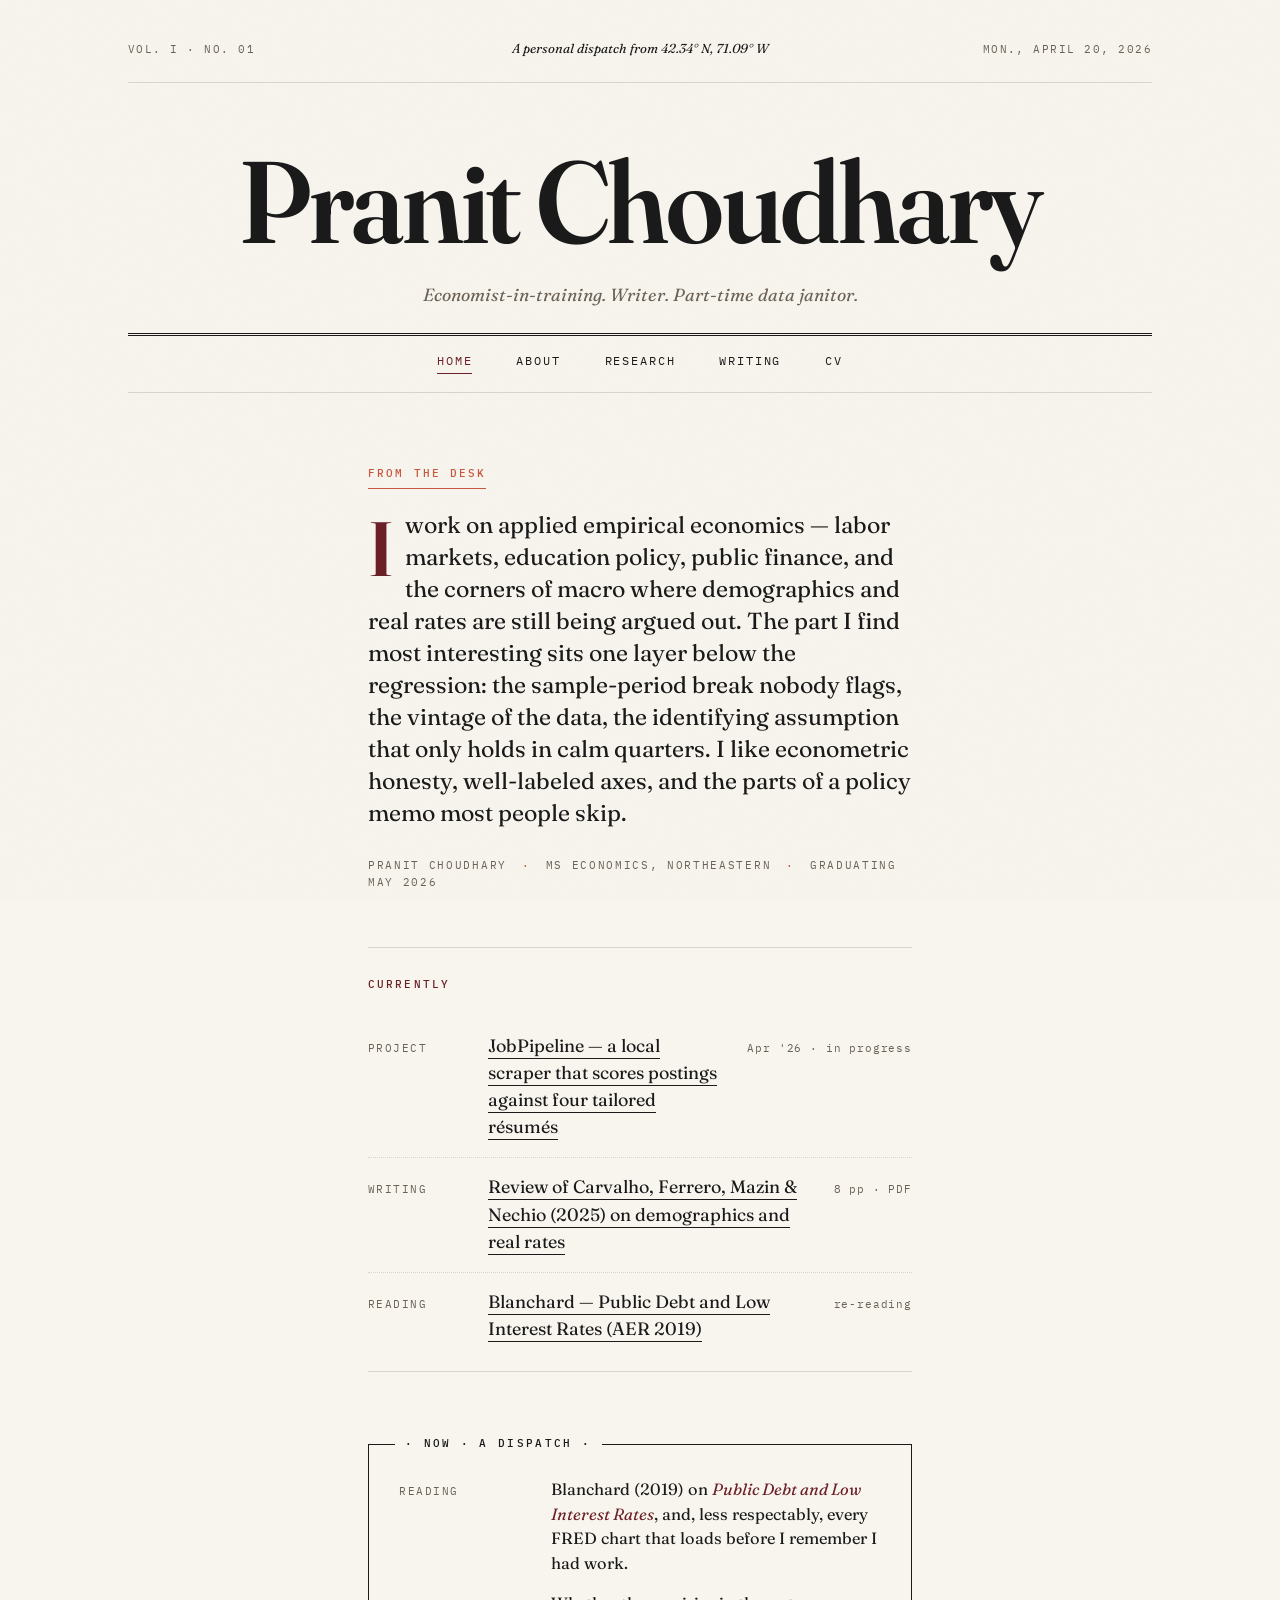
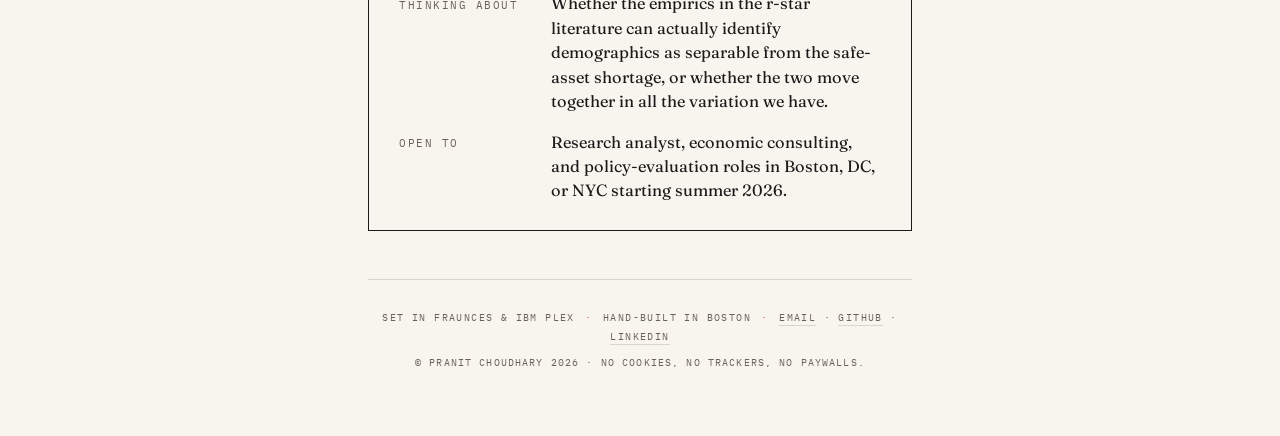
<file: index.html>
<!DOCTYPE html>
<html lang="en">
<head>
  <meta charset="UTF-8">
  <meta name="viewport" content="width=device-width, initial-scale=1.0">
  <title>Pranit Choudhary — Economist-in-training</title>
  <meta name="description" content="Personal site of Pranit Choudhary. MS Economics, Northeastern University. Labor markets, policy evaluation, and the data infrastructure behind both.">
  <meta name="author" content="Pranit Choudhary">

  <!-- Open Graph -->
  <meta property="og:type" content="website">
  <meta property="og:title" content="Pranit Choudhary — Economist-in-training">
  <meta property="og:description" content="Personal site of Pranit Choudhary. MS Economics, Northeastern University. Labor markets, policy evaluation, and the data infrastructure behind both.">
  <meta property="og:url" content="https://pranit-jpeg.github.io/">
  <meta property="og:image" content="https://pranit-jpeg.github.io/assets/og-image.png">

  <!-- Twitter Card -->
  <meta name="twitter:card" content="summary_large_image">
  <meta name="twitter:title" content="Pranit Choudhary — Economist-in-training">
  <meta name="twitter:description" content="Personal site of Pranit Choudhary. MS Economics, Northeastern University. Labor markets, policy evaluation, and the data infrastructure behind both.">
  <meta name="twitter:image" content="https://pranit-jpeg.github.io/assets/og-image.png">

  <link rel="preconnect" href="https://fonts.googleapis.com">
  <link rel="preconnect" href="https://fonts.gstatic.com" crossorigin>
  <link href="https://fonts.googleapis.com/css2?family=Fraunces:ital,opsz,wght@0,9..144,400;0,9..144,500;0,9..144,600;0,9..144,700;1,9..144,400;1,9..144,500&family=IBM+Plex+Mono:wght@400;500&family=IBM+Plex+Sans:wght@300;400;500;600&display=swap" rel="stylesheet">
  <link rel="stylesheet" href="assets/style.css">

  <style>
    /* ── nameplate (home only) ───────────────────────────────── */
    .nameplate {
      padding: 4rem 0 1.5rem;
      text-align: center;
      border-bottom: 3px double var(--ink);
      position: relative;
    }
    .nameplate h1 {
      font-family: var(--display);
      font-weight: 600;
      font-variation-settings: "opsz" 144, "SOFT" 30;
      font-size: clamp(3rem, 10vw, 7.25rem);
      line-height: 0.95;
      letter-spacing: -0.02em;
      display: inline-block;
      position: relative;
      cursor: help;
      padding-bottom: 0.25rem;
    }
    .nameplate h1 .tooltip {
      position: absolute;
      bottom: calc(100% + 0.6rem);
      left: 50%;
      transform: translate(-50%, 8px);
      background: var(--ink);
      color: var(--bg);
      padding: 0.7rem 1.1rem;
      font-family: var(--mono);
      font-size: 11px;
      font-weight: 400;
      text-transform: uppercase;
      letter-spacing: 0.1em;
      white-space: nowrap;
      opacity: 0;
      pointer-events: none;
      transition: opacity 220ms ease, transform 220ms ease;
      border-radius: 2px;
      box-shadow: 0 8px 24px rgba(26,26,26,0.18);
    }
    .nameplate h1 .tooltip::after {
      content: '';
      position: absolute;
      top: 100%;
      left: 50%;
      transform: translateX(-50%);
      border: 5px solid transparent;
      border-top-color: var(--ink);
      border-bottom: 0;
    }
    .nameplate h1 .tooltip .phonetic { color: var(--pop); letter-spacing: 0.14em; font-weight: 500; margin-right: 0.45rem; }
    .nameplate h1 .tooltip .rhyme { text-transform: none; letter-spacing: 0; font-family: var(--display); font-style: italic; font-size: 13px; color: var(--bg-warm); }
    .nameplate h1:hover .tooltip,
    .nameplate h1:focus .tooltip,
    .nameplate h1.is-tapped .tooltip {
      opacity: 1;
      transform: translate(-50%, 0);
    }
    .nameplate .standfirst {
      margin-top: 1.25rem;
      font-family: var(--display);
      font-style: italic;
      font-weight: 400;
      font-size: 1.1rem;
      color: var(--muted);
    }

    /* ── lede (home) ─────────────────────────────────────────── */
    .lede {
      max-width: var(--measure);
      margin: 4.5rem auto 3rem;
      position: relative;
    }
    .lede p.body {
      font-family: var(--display);
      font-size: 1.45rem;
      line-height: 1.38;
      font-weight: 400;
      color: var(--ink);
      hanging-punctuation: first last;
    }
    .lede p.body::first-letter {
      font-family: var(--display);
      font-weight: 600;
      font-size: 4.8rem;
      line-height: 0.85;
      float: left;
      padding: 0.45rem 0.7rem 0 0;
      color: var(--accent);
      font-variation-settings: "opsz" 144;
    }
    .lede em { font-style: italic; }
    .lede .byline {
      margin-top: 1.75rem;
      font-family: var(--mono);
      font-size: 10.5px;
      letter-spacing: 0.16em;
      text-transform: uppercase;
      color: var(--muted);
    }
    .lede .byline .dot { color: var(--pop); margin: 0 0.6em; }

    /* ── currently ───────────────────────────────────────────── */
    .currently {
      max-width: var(--measure);
      margin: 3.5rem auto;
      border-top: 1px solid var(--rule);
      border-bottom: 1px solid var(--rule);
      padding: 1.75rem 0 0.75rem;
    }
    .currently h2 {
      font-family: var(--mono);
      font-size: 10.5px;
      letter-spacing: 0.2em;
      text-transform: uppercase;
      color: var(--accent);
      font-weight: 500;
      margin-bottom: 1.5rem;
    }
    .currently ul { list-style: none; }
    .currently li {
      display: grid;
      grid-template-columns: 6rem 1fr auto;
      gap: 1.5rem;
      padding: 1rem 0;
      align-items: baseline;
      border-bottom: 1px dotted var(--rule);
    }
    .currently li:last-child { border-bottom: 0; }
    .currently .label {
      font-family: var(--mono);
      font-size: 10.5px;
      letter-spacing: 0.14em;
      text-transform: uppercase;
      color: var(--muted);
    }
    .currently .link a {
      font-family: var(--display);
      font-size: 1.12rem;
      line-height: 1.28;
      color: var(--ink);
      text-decoration: none;
      border-bottom: 1px solid var(--ink);
      padding-bottom: 1px;
      transition: color 150ms ease, border-color 150ms ease;
    }
    .currently .link a:hover { color: var(--pop); border-bottom-color: var(--pop); }
    .currently .meta {
      font-family: var(--mono);
      font-size: 10.5px;
      letter-spacing: 0.08em;
      color: var(--muted);
      white-space: nowrap;
    }

    /* ── NOW dispatch box ────────────────────────────────────── */
    .now {
      max-width: var(--measure);
      margin: 4.5rem auto 2rem;
      border: 1px solid var(--ink);
      background: var(--bg);
      position: relative;
    }
    .now::before {
      content: '· NOW · A DISPATCH ·';
      position: absolute;
      top: -0.65rem;
      left: 1.6rem;
      background: var(--bg);
      padding: 0 0.65rem;
      font-family: var(--mono);
      font-size: 10.5px;
      font-weight: 500;
      letter-spacing: 0.22em;
      color: var(--ink);
    }
    .now dl {
      display: grid;
      grid-template-columns: 8rem 1fr;
      gap: 1rem 1.5rem;
      padding: 2rem 1.9rem 1.7rem;
    }
    .now dt {
      font-family: var(--mono);
      font-size: 10.5px;
      text-transform: uppercase;
      letter-spacing: 0.14em;
      color: var(--muted);
      padding-top: 0.35rem;
    }
    .now dd {
      font-family: var(--display);
      font-size: 1.02rem;
      line-height: 1.5;
    }
    .now dd em { color: var(--accent); font-style: italic; }

    @media (max-width: 820px) {
      .lede { margin-top: 3rem; }
      .lede p.body { font-size: 1.25rem; }
      .lede p.body::first-letter { font-size: 3.8rem; padding-right: 0.55rem; }
    }
    @media (max-width: 560px) {
      .nameplate { padding-top: 2.5rem; }
      .currently li { grid-template-columns: 1fr; gap: 0.25rem; padding: 0.9rem 0; }
      .currently .meta { display: none; }
      .now dl { grid-template-columns: 1fr; gap: 0.15rem 0; padding: 1.75rem 1.3rem 1.3rem; }
      .now dt { padding-top: 0.8rem; }
      .now dt:first-child { padding-top: 0; }
      .nameplate h1 .tooltip { font-size: 10px; }
    }
  </style>
</head>
<body>
  <main class="page">

    <header class="masthead r-1" role="banner">
      <span class="folio">Vol. I · No. 01</span>
      <span class="motto">A personal dispatch from 42.34° N, 71.09° W</span>
      <span class="issue">Mon., April 20, 2026</span>
    </header>

    <section class="nameplate r-2" aria-label="Name">
      <h1 tabindex="0" aria-describedby="pronoun-tip">
        Pranit Choudhary<span class="tooltip" id="pronoun-tip" role="tooltip"><span class="phonetic">PRUH-neet</span><span class="rhyme">rhymes with &ldquo;elite&rdquo;</span></span>
      </h1>
      <p class="standfirst">Economist-in-training. Writer. Part-time data janitor.</p>
    </section>

    <nav class="nav r-3" aria-label="Primary">
      <a href="index.html" class="here">Home</a>
      <a href="about/index.html">About</a>
      <a href="research/index.html">Research</a>
      <a href="writing/index.html">Writing</a>
      <a href="cv/index.html">CV</a>
    </nav>

    <article class="lede r-4" aria-label="Introduction">
      <p class="kicker">From the desk</p>
      <p class="body">
        I work on applied empirical economics &mdash; labor markets,
        education policy, public finance, and the corners of macro where
        demographics and real rates are still being argued out. The part
        I find most interesting sits one layer below the regression: the
        sample-period break nobody flags, the vintage of the data, the
        identifying assumption that only holds in calm quarters. I like
        econometric honesty, well-labeled axes, and the parts of a policy
        memo most people skip.
      </p>
      <p class="byline">
        Pranit Choudhary <span class="dot">·</span> MS Economics, Northeastern <span class="dot">·</span> Graduating May 2026
      </p>
    </article>

    <section class="currently r-5" aria-label="Currently">
      <h2>Currently</h2>
      <ul>
        <li>
          <span class="label">Project</span>
          <span class="link"><a href="research/jobpipeline/index.html">JobPipeline &mdash; a local scraper that scores postings against four tailored résumés</a></span>
          <span class="meta">Apr '26 · in progress</span>
        </li>
        <li>
          <span class="label">Writing</span>
          <span class="link"><a href="assets/writing-samples/review-cfmn-2025-demographics-real-rates.pdf" target="_blank" rel="noopener">Review of Carvalho, Ferrero, Mazin &amp; Nechio (2025) on demographics and real rates</a></span>
          <span class="meta">8 pp · PDF</span>
        </li>
        <li>
          <span class="label">Reading</span>
          <span class="link"><a href="https://www.aeaweb.org/articles?id=10.1257/aer.109.4.1197" target="_blank" rel="noopener">Blanchard &mdash; Public Debt and Low Interest Rates (AER 2019)</a></span>
          <span class="meta">re-reading</span>
        </li>
      </ul>
    </section>

    <section class="now r-6" aria-label="Now">
      <dl>
        <dt>Reading</dt>
        <dd>Blanchard (2019) on <em>Public Debt and Low Interest Rates</em>, and, less respectably, every FRED chart that loads before I remember I had work.</dd>

        <dt>Thinking about</dt>
        <dd>Whether the empirics in the r-star literature can actually identify demographics as separable from the safe-asset shortage, or whether the two move together in all the variation we have.</dd>

        <dt>Open to</dt>
        <dd>Research analyst, economic consulting, and policy-evaluation roles in Boston, DC, or NYC starting summer 2026.</dd>
      </dl>
    </section>

    <footer class="colophon r-7" role="contentinfo">
      <p>
        Set in Fraunces &amp; IBM Plex <span class="pop">·</span>
        Hand-built in Boston <span class="pop">·</span>
        <a href="mailto:pranitchoudhary17dec@gmail.com">Email</a> ·
        <a href="https://github.com/Pranit-jpeg" target="_blank" rel="noopener">GitHub</a> ·
        <a href="https://www.linkedin.com/in/pranit-choudhary-744ba5216" target="_blank" rel="noopener">LinkedIn</a>
      </p>
      <span class="small">© Pranit Choudhary 2026 · No cookies, no trackers, no paywalls.</span>
    </footer>

  </main>

  <script>
    (function () {
      const h1 = document.querySelector('.nameplate h1');
      if (!h1) return;
      h1.addEventListener('click', (e) => { e.preventDefault(); h1.classList.toggle('is-tapped'); });
      document.addEventListener('click', (e) => { if (!h1.contains(e.target)) h1.classList.remove('is-tapped'); });
      h1.addEventListener('keydown', (e) => { if (e.key === 'Escape') h1.classList.remove('is-tapped'); });
    })();
  </script>
</body>
</html>
</file>
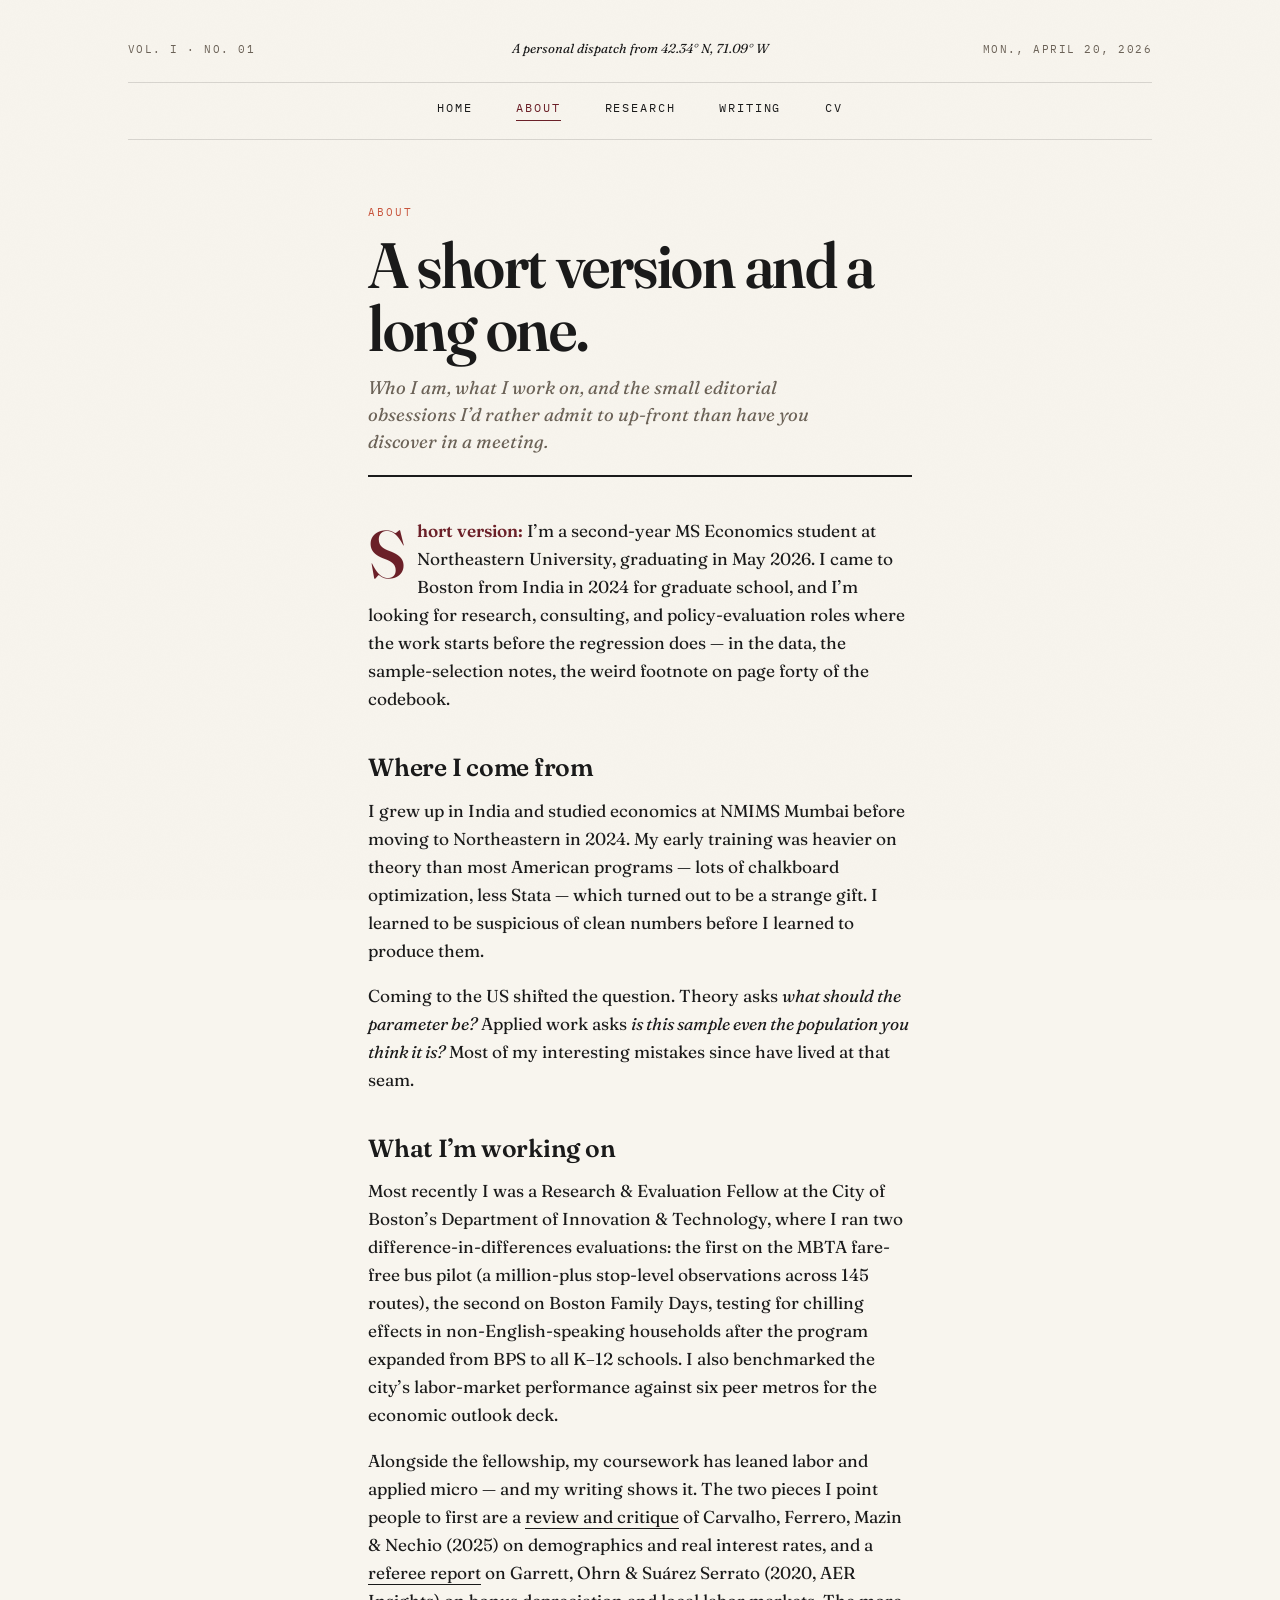
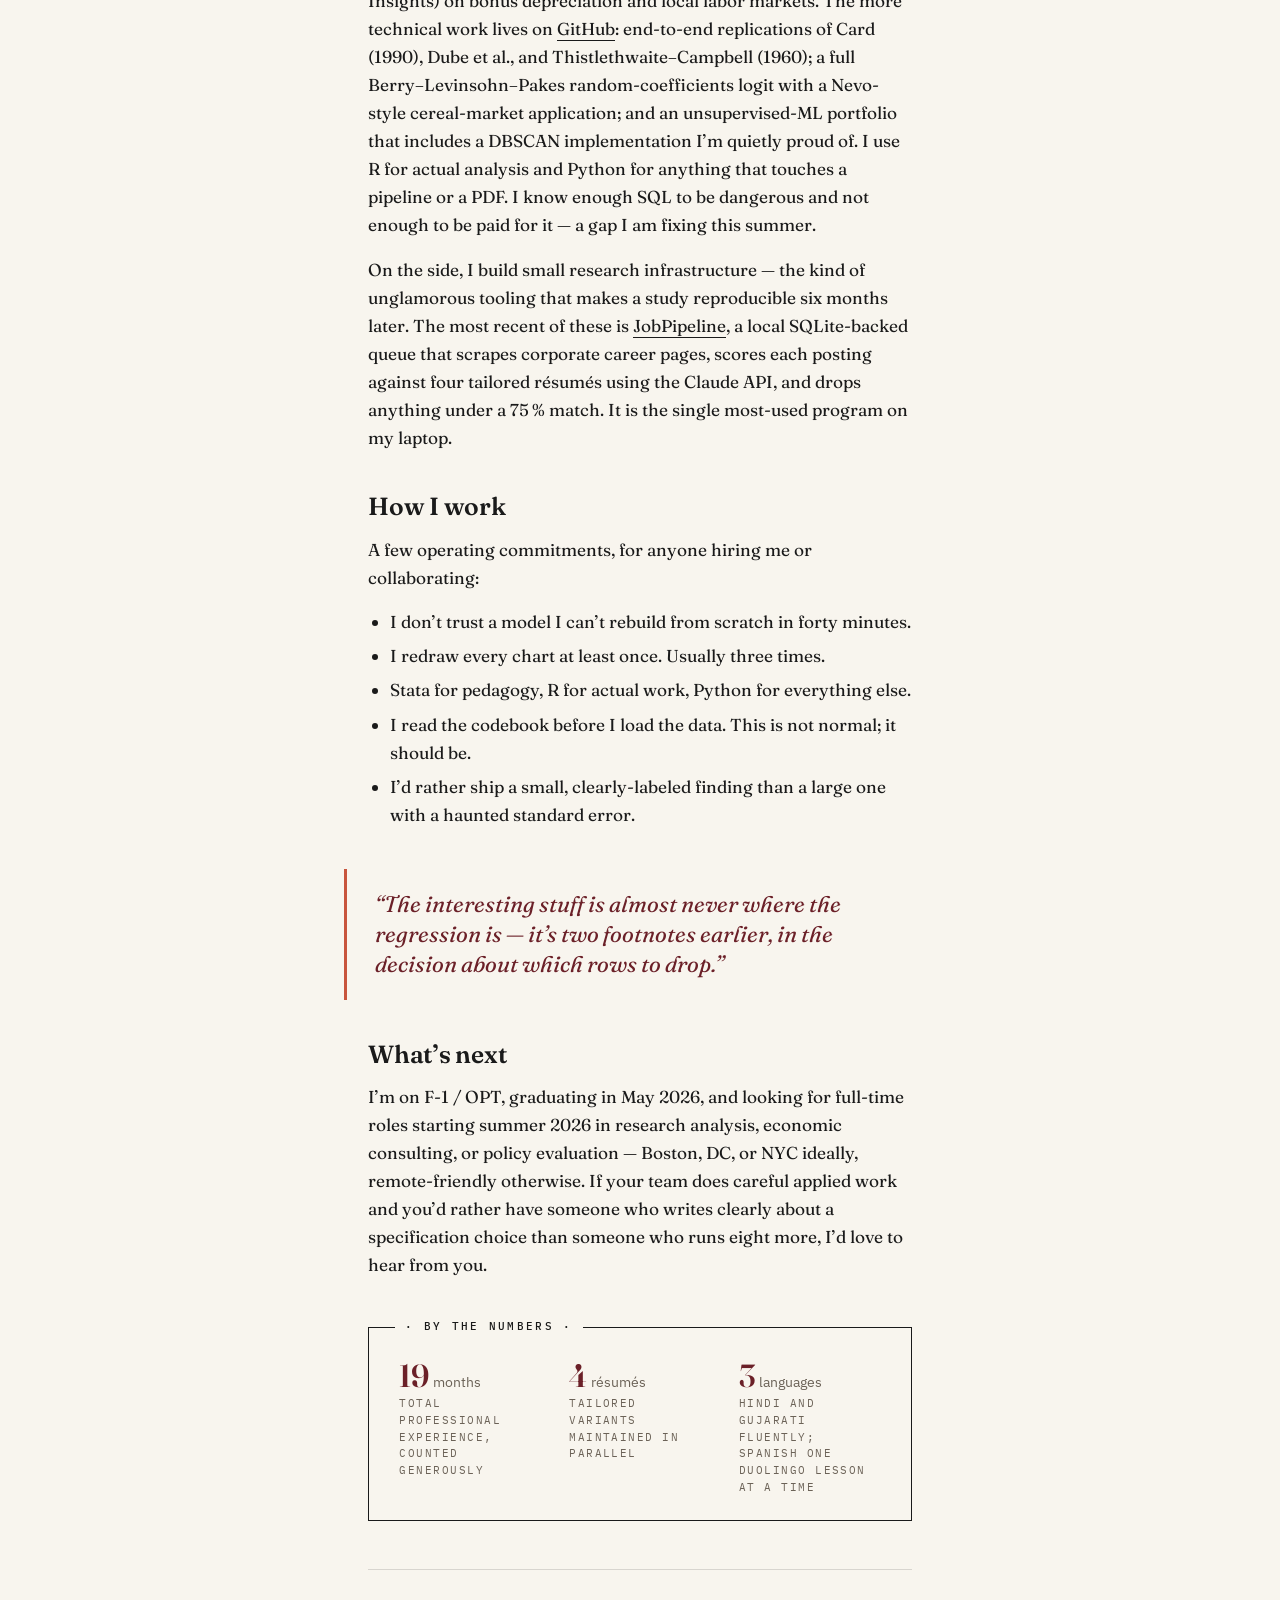
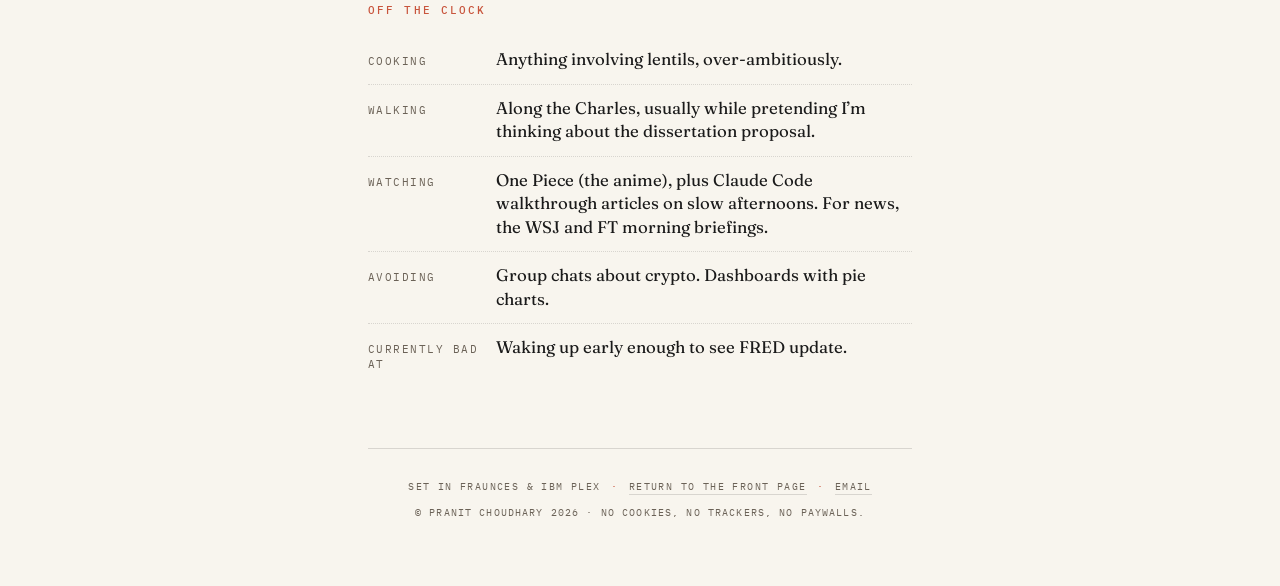
<file: about/index.html>
<!DOCTYPE html>
<html lang="en">
<head>
  <meta charset="UTF-8">
  <meta name="viewport" content="width=device-width, initial-scale=1.0">
  <title>About — Pranit Choudhary</title>
  <meta name="description" content="About Pranit Choudhary: where I come from, what I work on, and what I care about in the research process.">

  <!-- Open Graph -->
  <meta property="og:type" content="website">
  <meta property="og:title" content="About — Pranit Choudhary">
  <meta property="og:description" content="About Pranit Choudhary: where I come from, what I work on, and what I care about in the research process.">
  <meta property="og:url" content="https://pranit-jpeg.github.io/about/">
  <meta property="og:image" content="https://pranit-jpeg.github.io/assets/og-image.png">

  <!-- Twitter Card -->
  <meta name="twitter:card" content="summary_large_image">
  <meta name="twitter:title" content="About — Pranit Choudhary">
  <meta name="twitter:description" content="About Pranit Choudhary: where I come from, what I work on, and what I care about in the research process.">
  <meta name="twitter:image" content="https://pranit-jpeg.github.io/assets/og-image.png">

  <link rel="preconnect" href="https://fonts.googleapis.com">
  <link rel="preconnect" href="https://fonts.gstatic.com" crossorigin>
  <link href="https://fonts.googleapis.com/css2?family=Fraunces:ital,opsz,wght@0,9..144,400;0,9..144,500;0,9..144,600;0,9..144,700;1,9..144,400;1,9..144,500&family=IBM+Plex+Mono:wght@400;500&family=IBM+Plex+Sans:wght@300;400;500;600&display=swap" rel="stylesheet">
  <link rel="stylesheet" href="../assets/style.css">

  <style>
    .by-the-numbers {
      max-width: var(--measure);
      margin: 3rem auto;
      border: 1px solid var(--ink);
      background: var(--bg);
      padding: 2rem 1.9rem 1.5rem;
      position: relative;
    }
    .by-the-numbers::before {
      content: '· BY THE NUMBERS ·';
      position: absolute;
      top: -0.65rem;
      left: 1.6rem;
      background: var(--bg);
      padding: 0 0.65rem;
      font-family: var(--mono);
      font-size: 10.5px;
      font-weight: 500;
      letter-spacing: 0.22em;
      color: var(--ink);
    }
    .by-the-numbers ul {
      list-style: none;
      display: grid;
      grid-template-columns: repeat(3, 1fr);
      gap: 1.4rem 1.75rem;
    }
    .by-the-numbers li {
      display: flex;
      flex-direction: column;
      gap: 0.2rem;
    }
    .by-the-numbers .stat {
      font-family: var(--display);
      font-weight: 600;
      font-size: 2rem;
      line-height: 1;
      color: var(--accent);
      font-variation-settings: "opsz" 144;
    }
    .by-the-numbers .stat .unit {
      font-family: var(--sans);
      font-size: 0.85rem;
      color: var(--muted);
      font-weight: 400;
      margin-left: 0.25rem;
    }
    .by-the-numbers .caption {
      font-family: var(--mono);
      font-size: 10.5px;
      letter-spacing: 0.14em;
      text-transform: uppercase;
      color: var(--muted);
    }

    .off-clock {
      max-width: var(--measure);
      margin: 3rem auto;
      padding: 2rem 0 1rem;
      border-top: 1px solid var(--rule);
    }
    .off-clock h2 {
      font-family: var(--mono);
      font-size: 10.5px;
      font-weight: 500;
      letter-spacing: 0.2em;
      text-transform: uppercase;
      color: var(--pop);
      margin-bottom: 1.1rem;
    }
    .off-clock ul { list-style: none; }
    .off-clock li {
      padding: 0.75rem 0;
      border-bottom: 1px dotted var(--rule);
      font-family: var(--display);
      font-size: 1.05rem;
      line-height: 1.4;
      display: grid;
      grid-template-columns: 7rem 1fr;
      gap: 1rem;
      align-items: baseline;
    }
    .off-clock li:last-child { border-bottom: 0; }
    .off-clock .k {
      font-family: var(--mono);
      font-size: 10.5px;
      text-transform: uppercase;
      letter-spacing: 0.14em;
      color: var(--muted);
    }
    .off-clock em { color: var(--accent); font-style: italic; }

    @media (max-width: 560px) {
      .by-the-numbers ul { grid-template-columns: 1fr; gap: 1.1rem; }
      .off-clock li { grid-template-columns: 1fr; gap: 0.15rem; }
    }
  </style>
</head>
<body>
  <main class="page">

    <header class="masthead r-1" role="banner">
      <span class="folio">Vol. I · No. 01</span>
      <span class="motto">A personal dispatch from 42.34° N, 71.09° W</span>
      <span class="issue">Mon., April 20, 2026</span>
    </header>

    <nav class="nav r-2" aria-label="Primary">
      <a href="../index.html">Home</a>
      <a href="../about/index.html" class="here">About</a>
      <a href="../research/index.html">Research</a>
      <a href="../writing/index.html">Writing</a>
      <a href="../cv/index.html">CV</a>
    </nav>

    <header class="page-head r-3">
      <p class="eyebrow">About</p>
      <h1>A short version and a long one.</h1>
      <p class="dek">
        Who I am, what I work on, and the small editorial obsessions
        I&rsquo;d rather admit to up-front than have you discover in a meeting.
      </p>
    </header>

    <article class="prose prose-lede r-4">
      <p>
        <strong>Short version:</strong> I&rsquo;m a second-year MS Economics
        student at Northeastern University, graduating in May 2026. I came to
        Boston from India in 2024 for graduate school, and I&rsquo;m looking
        for research, consulting, and policy-evaluation roles where the work
        starts before the regression does &mdash; in the data, the
        sample-selection notes, the weird footnote on page forty of the codebook.
      </p>

      <h2>Where I come from</h2>
      <p>
        I grew up in India and studied economics at NMIMS Mumbai before
        moving to Northeastern in 2024. My early training was heavier on
        theory than most American programs &mdash; lots of chalkboard
        optimization, less Stata &mdash; which turned out to be a
        strange gift. I learned to be suspicious of clean numbers before
        I learned to produce them.
      </p>
      <p>
        Coming to the US shifted the question. Theory asks <em>what should
        the parameter be?</em> Applied work asks <em>is this sample even the
        population you think it is?</em> Most of my interesting mistakes
        since have lived at that seam.
      </p>

      <h2>What I&rsquo;m working on</h2>
      <p>
        Most recently I was a Research &amp; Evaluation Fellow at the City
        of Boston&rsquo;s Department of Innovation &amp; Technology, where
        I ran two difference-in-differences evaluations: the first on the
        MBTA fare-free bus pilot (a million-plus stop-level observations
        across 145 routes), the second on Boston Family Days, testing
        for chilling effects in non-English-speaking households after the
        program expanded from BPS to all K&ndash;12 schools. I also
        benchmarked the city&rsquo;s labor-market performance against
        six peer metros for the economic outlook deck.
      </p>
      <p>
        Alongside the fellowship, my coursework has leaned labor and
        applied micro &mdash; and my writing shows it. The two pieces I
        point people to first are a
        <a href="../assets/writing-samples/review-cfmn-2025-demographics-real-rates.pdf" target="_blank" rel="noopener">review and critique</a>
        of Carvalho, Ferrero, Mazin &amp; Nechio (2025) on demographics
        and real interest rates, and a
        <a href="../assets/writing-samples/referee-report-garrett-ohrn-suarez-serrato-2020.pdf" target="_blank" rel="noopener">referee report</a>
        on Garrett, Ohrn &amp; Suárez Serrato (2020, AER Insights) on
        bonus depreciation and local labor markets. The more technical
        work lives on
        <a href="https://github.com/Pranit-jpeg" target="_blank" rel="noopener">GitHub</a>:
        end-to-end replications of Card (1990), Dube et al., and
        Thistlethwaite&ndash;Campbell (1960); a full
        Berry&ndash;Levinsohn&ndash;Pakes random-coefficients logit with
        a Nevo-style cereal-market application; and an unsupervised-ML
        portfolio that includes a DBSCAN implementation I&rsquo;m
        quietly proud of. I use R for actual analysis and Python for
        anything that touches a pipeline or a PDF. I know enough SQL to
        be dangerous and not enough to be paid for it &mdash; a gap I
        am fixing this summer.
      </p>
      <p>
        On the side, I build small research infrastructure &mdash; the
        kind of unglamorous tooling that makes a study reproducible six
        months later. The most recent of these is
        <a href="../research/jobpipeline/index.html">JobPipeline</a>, a local
        SQLite-backed queue that scrapes corporate career pages, scores
        each posting against four tailored résumés using the Claude API,
        and drops anything under a 75&thinsp;% match. It is the single
        most-used program on my laptop.
      </p>

      <h2>How I work</h2>
      <p>
        A few operating commitments, for anyone hiring me or collaborating:
      </p>
      <ul>
        <li>I don&rsquo;t trust a model I can&rsquo;t rebuild from scratch in forty minutes.</li>
        <li>I redraw every chart at least once. Usually three times.</li>
        <li>Stata for pedagogy, R for actual work, Python for everything else.</li>
        <li>I read the codebook before I load the data. This is not normal; it should be.</li>
        <li>I&rsquo;d rather ship a small, clearly-labeled finding than a large one with a haunted standard error.</li>
      </ul>

      <blockquote class="pull">
        &ldquo;The interesting stuff is almost never where the regression is &mdash;
        it&rsquo;s two footnotes earlier, in the decision about which rows
        to drop.&rdquo;
      </blockquote>

      <h2>What&rsquo;s next</h2>
      <p>
        I&rsquo;m on F-1 / OPT, graduating in May 2026, and looking for
        full-time roles starting summer 2026 in research analysis, economic
        consulting, or policy evaluation &mdash; Boston, DC, or NYC ideally,
        remote-friendly otherwise. If your team does careful applied work
        and you&rsquo;d rather have someone who writes clearly about a
        specification choice than someone who runs eight more,
        I&rsquo;d love to hear from you.
      </p>
    </article>

    <aside class="by-the-numbers r-5" aria-label="By the numbers">
      <ul>
        <li>
          <span class="stat">19<span class="unit">months</span></span>
          <span class="caption">Total professional experience, counted generously</span>
        </li>
        <li>
          <span class="stat">4<span class="unit">résumés</span></span>
          <span class="caption">Tailored variants maintained in parallel</span>
        </li>
        <li>
          <span class="stat">3<span class="unit">languages</span></span>
          <span class="caption">Hindi and Gujarati fluently; Spanish one Duolingo lesson at a time</span>
        </li>
      </ul>
    </aside>

    <section class="off-clock r-6" aria-label="Off the clock">
      <h2>Off the clock</h2>
      <ul>
        <li><span class="k">Cooking</span><span>Anything involving lentils, over-ambitiously.</span></li>
        <li><span class="k">Walking</span><span>Along the Charles, usually while pretending I&rsquo;m thinking about the dissertation proposal.</span></li>
        <li><span class="k">Watching</span><span>One Piece (the anime), plus Claude Code walkthrough articles on slow afternoons. For news, the WSJ and FT morning briefings.</span></li>
        <li><span class="k">Avoiding</span><span>Group chats about crypto. Dashboards with pie charts.</span></li>
        <li><span class="k">Currently bad at</span><span>Waking up early enough to see FRED update.</span></li>
      </ul>
    </section>

    <footer class="colophon r-7" role="contentinfo">
      <p>
        Set in Fraunces &amp; IBM Plex <span class="pop">·</span>
        <a href="../index.html">Return to the front page</a> <span class="pop">·</span>
        <a href="mailto:pranitchoudhary17dec@gmail.com">Email</a>
      </p>
      <span class="small">© Pranit Choudhary 2026 · No cookies, no trackers, no paywalls.</span>
    </footer>

  </main>
</body>
</html>
</file>
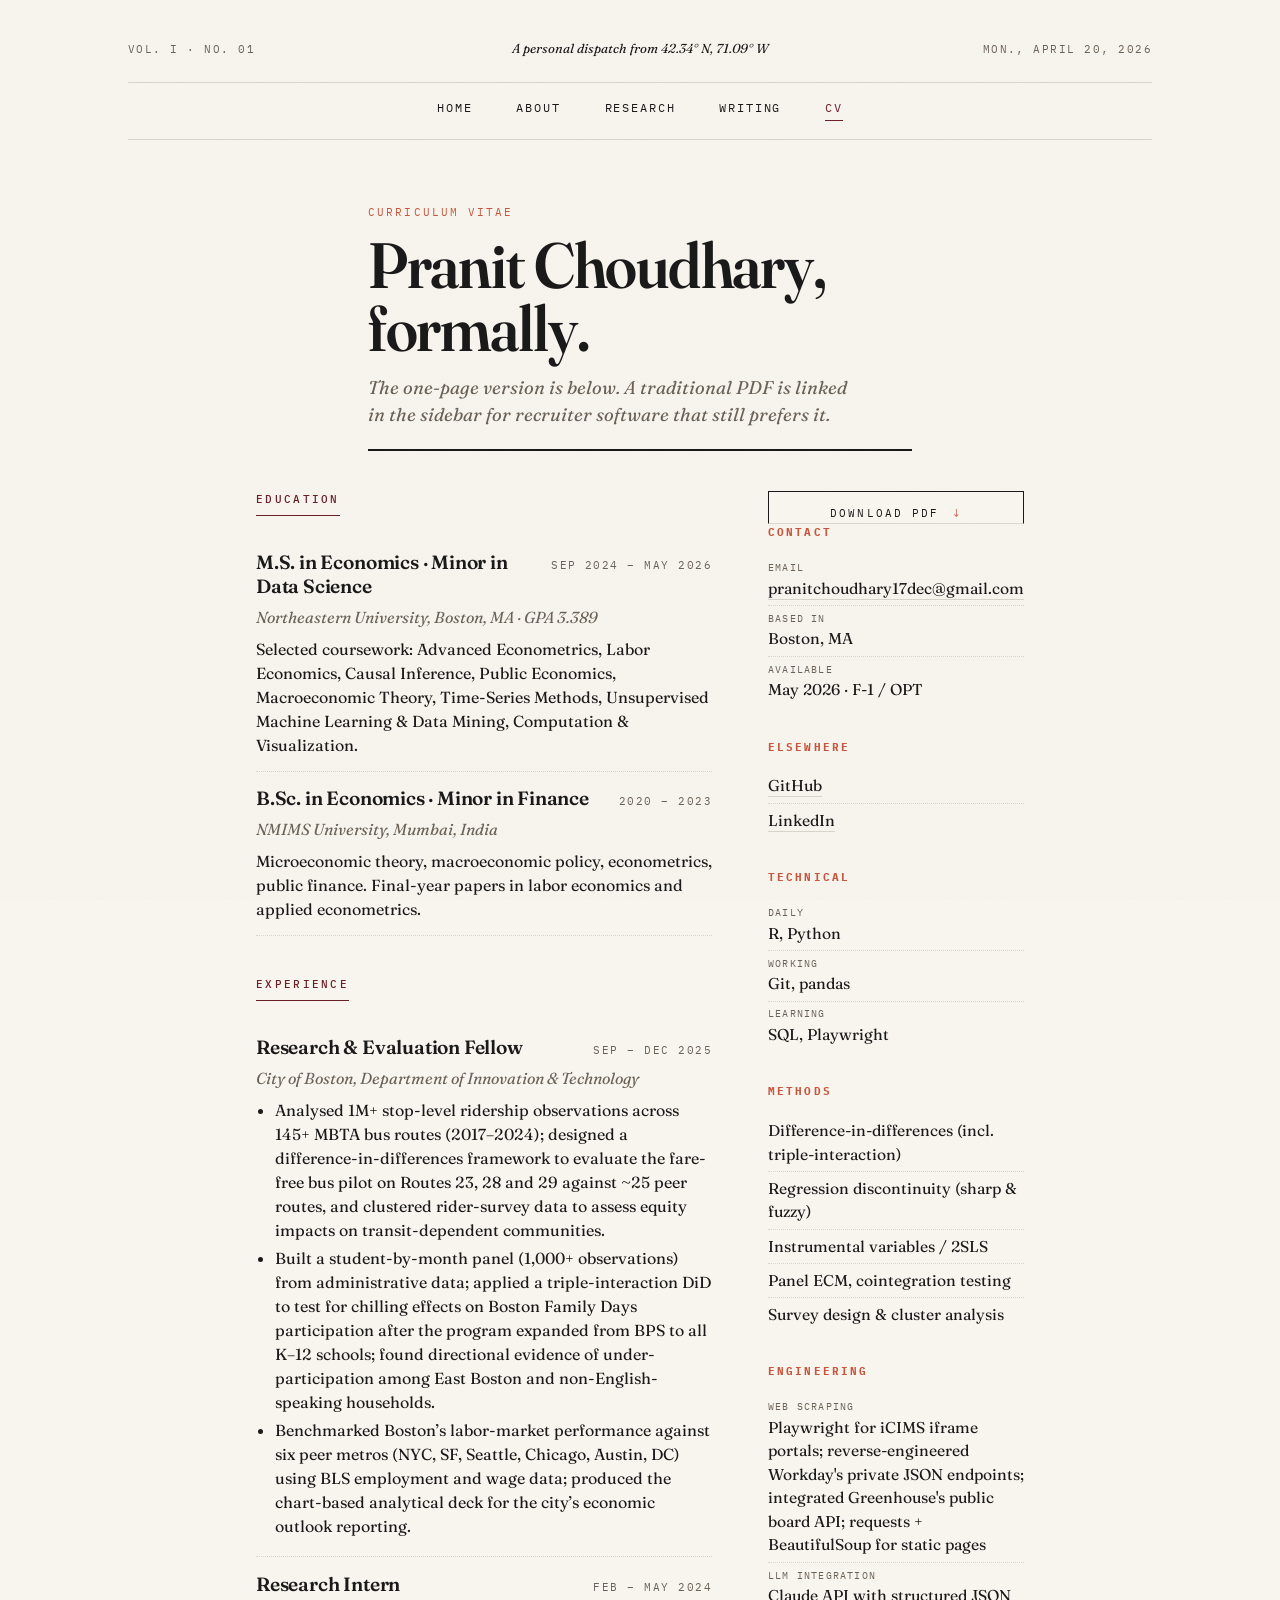
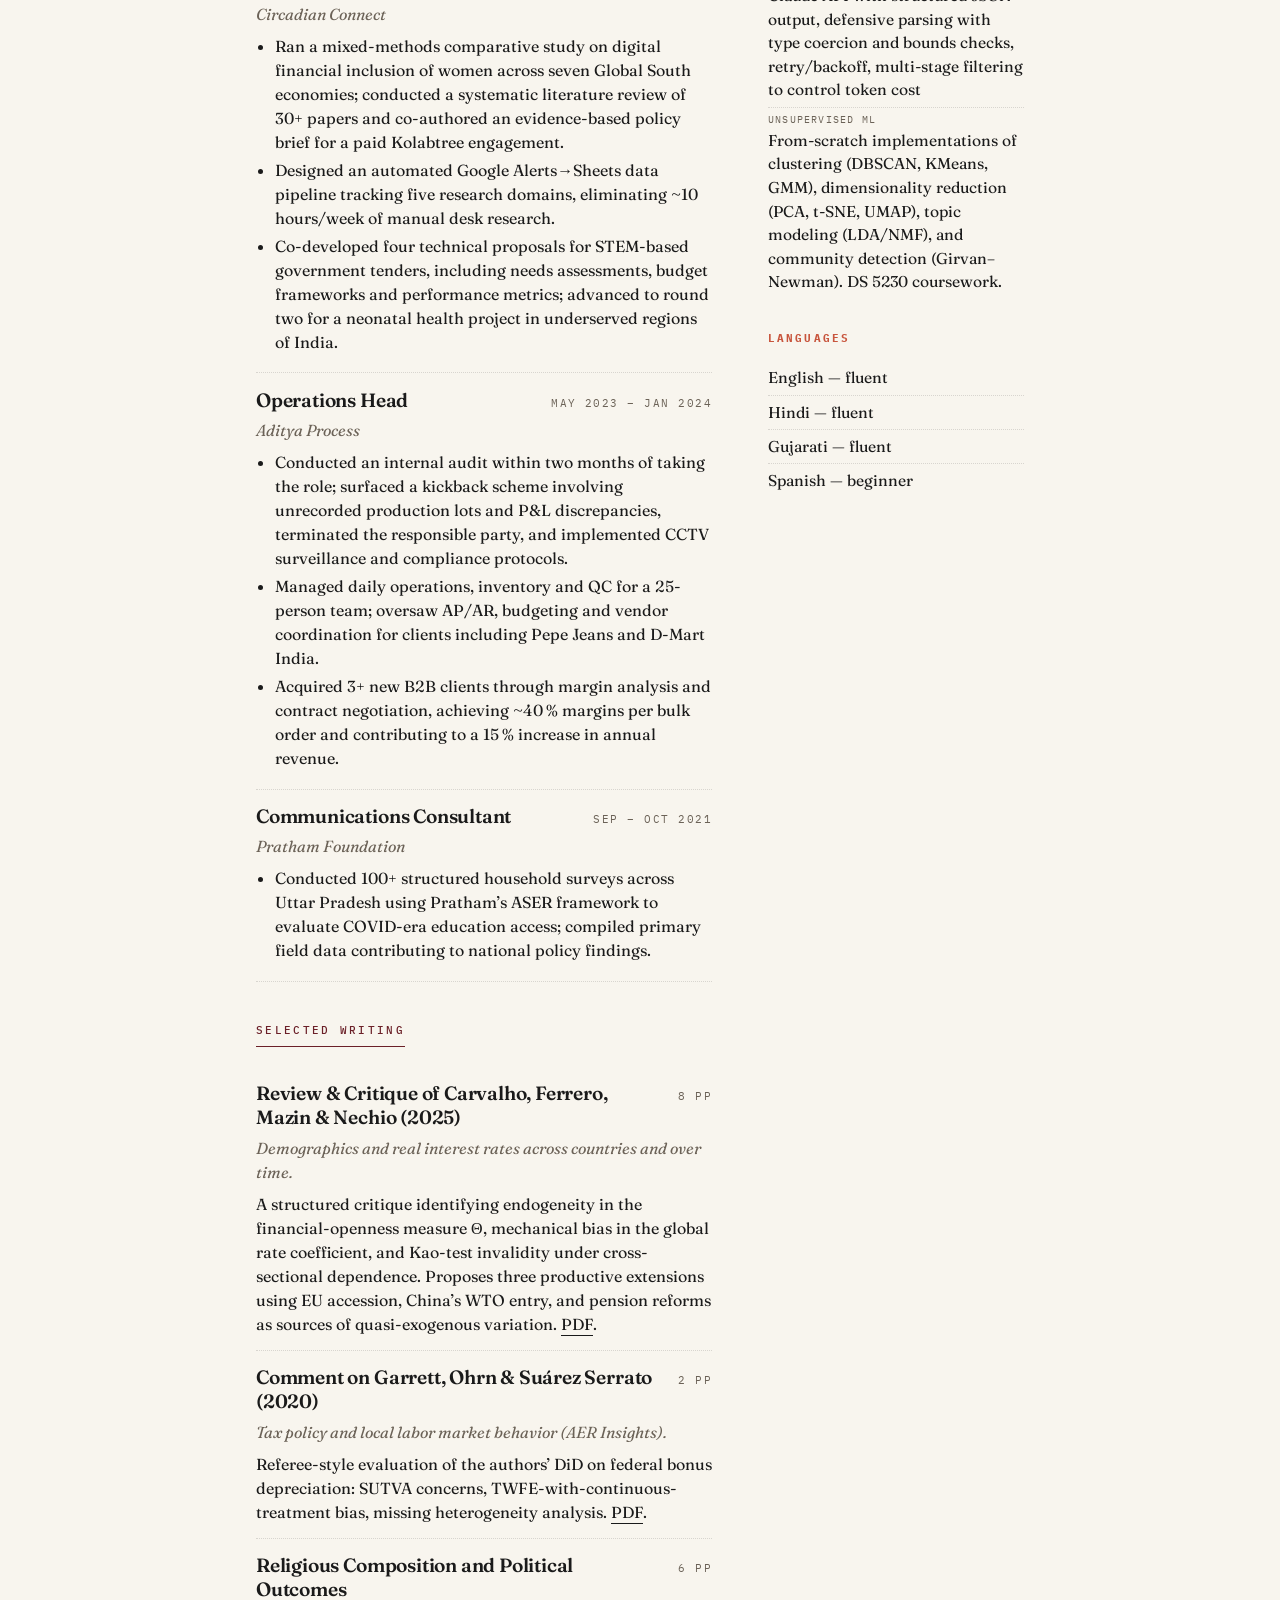
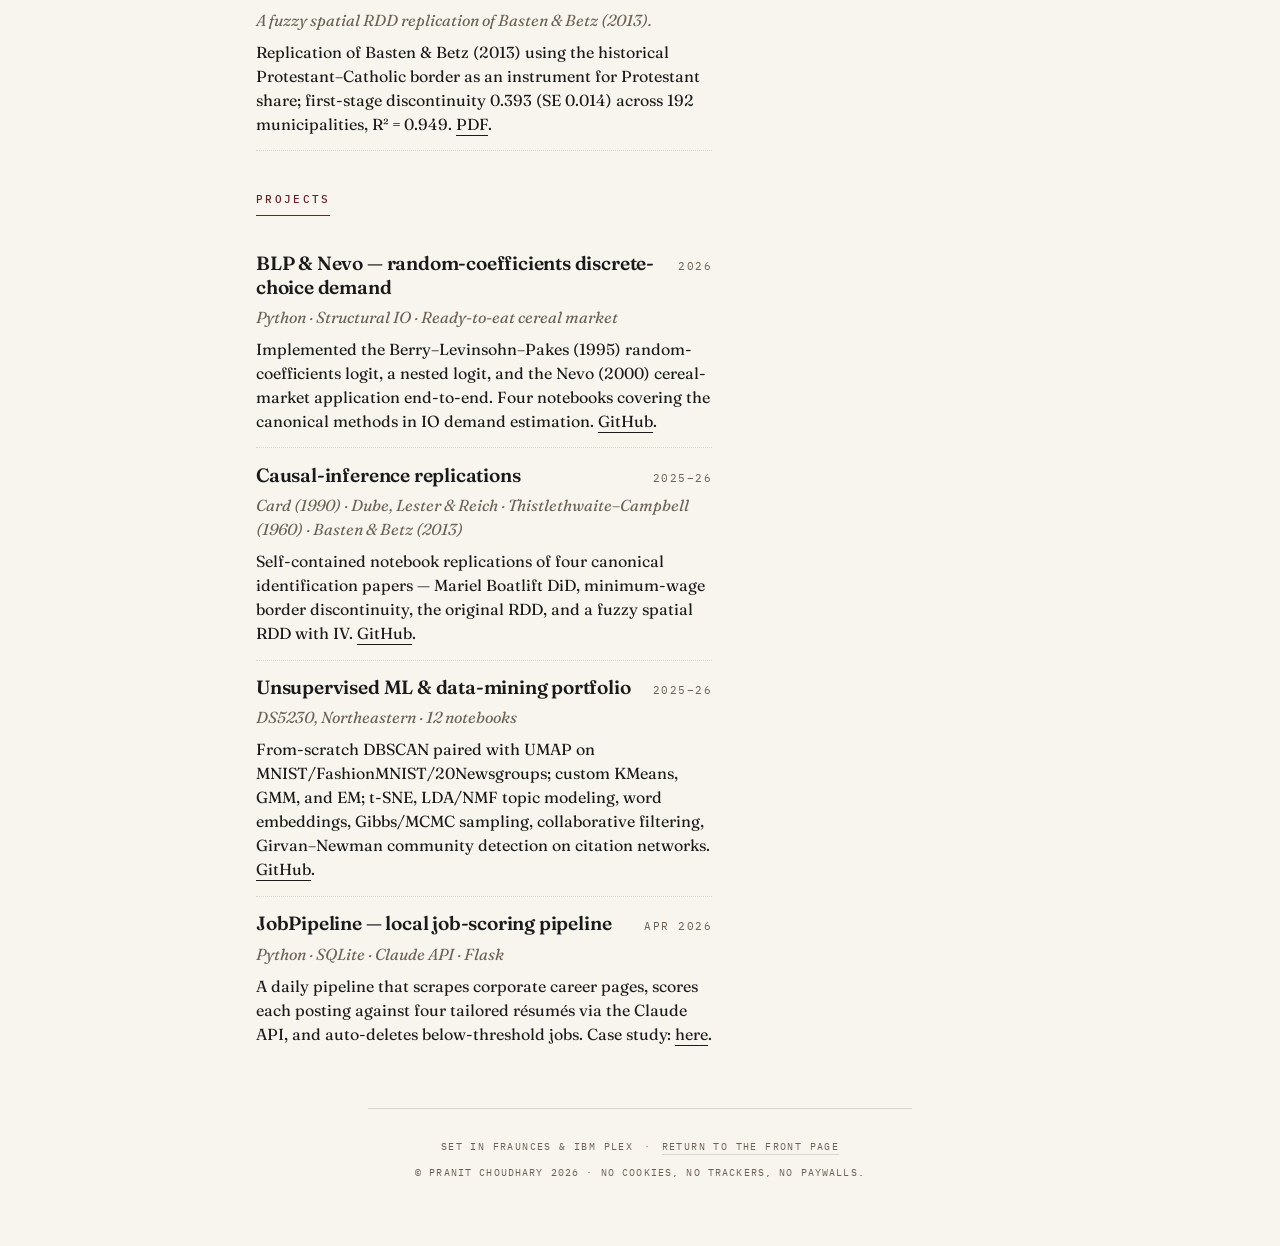
<file: cv/index.html>
<!DOCTYPE html>
<html lang="en">
<head>
  <meta charset="UTF-8">
  <meta name="viewport" content="width=device-width, initial-scale=1.0">
  <title>CV — Pranit Choudhary</title>
  <meta name="description" content="Curriculum vitae of Pranit Choudhary. MS Economics, Northeastern University. Available May 2026.">

  <!-- Open Graph -->
  <meta property="og:type" content="website">
  <meta property="og:title" content="CV — Pranit Choudhary">
  <meta property="og:description" content="Curriculum vitae of Pranit Choudhary. MS Economics, Northeastern University. Available May 2026.">
  <meta property="og:url" content="https://pranit-jpeg.github.io/cv/">
  <meta property="og:image" content="https://pranit-jpeg.github.io/assets/og-image.png">

  <!-- Twitter Card -->
  <meta name="twitter:card" content="summary_large_image">
  <meta name="twitter:title" content="CV — Pranit Choudhary">
  <meta name="twitter:description" content="Curriculum vitae of Pranit Choudhary. MS Economics, Northeastern University. Available May 2026.">
  <meta name="twitter:image" content="https://pranit-jpeg.github.io/assets/og-image.png">

  <link rel="preconnect" href="https://fonts.googleapis.com">
  <link rel="preconnect" href="https://fonts.gstatic.com" crossorigin>
  <link href="https://fonts.googleapis.com/css2?family=Fraunces:ital,opsz,wght@0,9..144,400;0,9..144,500;0,9..144,600;0,9..144,700;1,9..144,400;1,9..144,500&family=IBM+Plex+Mono:wght@400;500&family=IBM+Plex+Sans:wght@300;400;500;600&display=swap" rel="stylesheet">
  <link rel="stylesheet" href="../assets/style.css">

  <style>
    .cv-grid {
      max-width: 48rem;
      margin: 2.5rem auto 0;
      display: grid;
      grid-template-columns: 1fr 16rem;
      gap: 3.5rem;
      align-items: start;
    }
    .cv-main h2 {
      font-family: var(--mono);
      font-size: 10.5px;
      font-weight: 500;
      letter-spacing: 0.22em;
      text-transform: uppercase;
      color: var(--accent);
      padding-bottom: 0.45rem;
      border-bottom: 1px solid currentColor;
      width: fit-content;
      margin: 2.5rem 0 1.25rem;
    }
    .cv-main h2:first-child { margin-top: 0; }

    .entry {
      padding: 0.9rem 0;
      border-bottom: 1px dotted var(--rule);
    }
    .entry:last-child { border-bottom: 0; }
    .entry .top {
      display: flex;
      justify-content: space-between;
      align-items: baseline;
      gap: 1rem;
      margin-bottom: 0.35rem;
    }
    .entry h3 {
      font-family: var(--display);
      font-weight: 600;
      font-size: 1.2rem;
      line-height: 1.25;
      letter-spacing: -0.01em;
    }
    .entry .dates {
      font-family: var(--mono);
      font-size: 10.5px;
      letter-spacing: 0.14em;
      text-transform: uppercase;
      color: var(--muted);
      white-space: nowrap;
    }
    .entry .sub {
      font-family: var(--display);
      font-style: italic;
      font-size: 1rem;
      color: var(--muted);
      margin-bottom: 0.5rem;
    }
    .entry p {
      font-family: var(--display);
      font-size: 1rem;
      line-height: 1.5;
      margin-top: 0.4rem;
    }
    .entry ul {
      margin: 0.4rem 0 0 1.2rem;
      font-family: var(--display);
      font-size: 1rem;
      line-height: 1.5;
    }
    .entry li { margin-bottom: 0.25rem; }
    .entry a {
      color: var(--ink);
      text-decoration: none;
      border-bottom: 1px solid var(--ink);
      padding-bottom: 1px;
    }
    .entry a:hover { color: var(--pop); border-bottom-color: var(--pop); }

    .cv-side {
      position: sticky;
      top: 2rem;
      font-family: var(--sans);
    }
    .cv-side section { margin-bottom: 2rem; }
    .cv-side h3 {
      font-family: var(--mono);
      font-size: 10.5px;
      letter-spacing: 0.2em;
      text-transform: uppercase;
      color: var(--pop);
      margin-bottom: 0.9rem;
    }
    .cv-side ul { list-style: none; }
    .cv-side li {
      font-family: var(--display);
      font-size: 0.98rem;
      line-height: 1.5;
      padding: 0.3rem 0;
      border-bottom: 1px dotted var(--rule);
    }
    .cv-side li:last-child { border-bottom: 0; }
    .cv-side li .k {
      font-family: var(--mono);
      font-size: 10px;
      letter-spacing: 0.12em;
      text-transform: uppercase;
      color: var(--muted);
      display: block;
      margin-bottom: 0.1rem;
    }
    .cv-side a { color: var(--ink); text-decoration: none; border-bottom: 1px solid var(--rule); padding-bottom: 1px; }
    .cv-side a:hover { color: var(--pop); border-bottom-color: var(--pop); }

    .download-pdf {
      display: block;
      text-align: center;
      padding: 0.85rem 1rem;
      border: 1px solid var(--ink);
      background: var(--bg);
      font-family: var(--mono);
      font-size: 10.5px;
      letter-spacing: 0.2em;
      text-transform: uppercase;
      color: var(--ink);
      text-decoration: none;
      transition: background 150ms ease, color 150ms ease;
    }
    .download-pdf:hover {
      background: var(--ink);
      color: var(--bg);
    }
    .download-pdf .arrow { color: var(--pop); margin-left: 0.4em; }
    .download-pdf:hover .arrow { color: var(--bg-warm); }

    @media (max-width: 820px) {
      .cv-grid { grid-template-columns: 1fr; gap: 2.5rem; }
      .cv-side { position: static; }
    }
  </style>
</head>
<body>
  <main class="page">

    <header class="masthead r-1" role="banner">
      <span class="folio">Vol. I · No. 01</span>
      <span class="motto">A personal dispatch from 42.34° N, 71.09° W</span>
      <span class="issue">Mon., April 20, 2026</span>
    </header>

    <nav class="nav r-2" aria-label="Primary">
      <a href="../index.html">Home</a>
      <a href="../about/index.html">About</a>
      <a href="../research/index.html">Research</a>
      <a href="../writing/index.html">Writing</a>
      <a href="../cv/index.html" class="here">CV</a>
    </nav>

    <header class="page-head r-3">
      <p class="eyebrow">Curriculum Vitae</p>
      <h1>Pranit Choudhary, formally.</h1>
      <p class="dek">
        The one-page version is below. A traditional PDF is linked in the
        sidebar for recruiter software that still prefers it.
      </p>
    </header>

    <div class="cv-grid r-4">

      <div class="cv-main">

        <h2>Education</h2>

        <div class="entry">
          <div class="top">
            <h3>M.S. in Economics · Minor in Data Science</h3>
            <span class="dates">Sep 2024 &ndash; May 2026</span>
          </div>
          <p class="sub">Northeastern University, Boston, MA · GPA 3.389</p>
          <p>
            Selected coursework: Advanced Econometrics, Labor Economics,
            Causal Inference, Public Economics, Macroeconomic Theory,
            Time-Series Methods, Unsupervised Machine Learning &amp;
            Data Mining, Computation &amp; Visualization.
          </p>
        </div>

        <div class="entry">
          <div class="top">
            <h3>B.Sc. in Economics · Minor in Finance</h3>
            <span class="dates">2020 &ndash; 2023</span>
          </div>
          <p class="sub">NMIMS University, Mumbai, India</p>
          <p>
            Microeconomic theory, macroeconomic policy, econometrics,
            public finance. Final-year papers in labor economics and
            applied econometrics.
          </p>
        </div>

        <h2>Experience</h2>

        <div class="entry">
          <div class="top">
            <h3>Research &amp; Evaluation Fellow</h3>
            <span class="dates">Sep &ndash; Dec 2025</span>
          </div>
          <p class="sub">City of Boston, Department of Innovation &amp; Technology</p>
          <ul>
            <li>
              Analysed 1M+ stop-level ridership observations across 145+
              MBTA bus routes (2017&ndash;2024); designed a
              difference-in-differences framework to evaluate the
              fare-free bus pilot on Routes 23, 28 and 29 against
              ~25 peer routes, and clustered rider-survey data to assess
              equity impacts on transit-dependent communities.
            </li>
            <li>
              Built a student-by-month panel (1,000+ observations) from
              administrative data; applied a triple-interaction DiD to
              test for chilling effects on Boston Family Days
              participation after the program expanded from BPS to all
              K&ndash;12 schools; found directional evidence of
              under-participation among East Boston and
              non-English-speaking households.
            </li>
            <li>
              Benchmarked Boston&rsquo;s labor-market performance against
              six peer metros (NYC, SF, Seattle, Chicago, Austin, DC)
              using BLS employment and wage data; produced the
              chart-based analytical deck for the city&rsquo;s economic
              outlook reporting.
            </li>
          </ul>
        </div>

        <div class="entry">
          <div class="top">
            <h3>Research Intern</h3>
            <span class="dates">Feb &ndash; May 2024</span>
          </div>
          <p class="sub">Circadian Connect</p>
          <ul>
            <li>
              Ran a mixed-methods comparative study on digital financial
              inclusion of women across seven Global South economies;
              conducted a systematic literature review of 30+ papers
              and co-authored an evidence-based policy brief for a paid
              Kolabtree engagement.
            </li>
            <li>
              Designed an automated Google&nbsp;Alerts&rarr;Sheets data
              pipeline tracking five research domains, eliminating ~10
              hours/week of manual desk research.
            </li>
            <li>
              Co-developed four technical proposals for STEM-based
              government tenders, including needs assessments, budget
              frameworks and performance metrics; advanced to round two
              for a neonatal health project in underserved regions of
              India.
            </li>
          </ul>
        </div>

        <div class="entry">
          <div class="top">
            <h3>Operations Head</h3>
            <span class="dates">May 2023 &ndash; Jan 2024</span>
          </div>
          <p class="sub">Aditya Process</p>
          <ul>
            <li>
              Conducted an internal audit within two months of taking
              the role; surfaced a kickback scheme involving unrecorded
              production lots and P&amp;L discrepancies, terminated the
              responsible party, and implemented CCTV surveillance and
              compliance protocols.
            </li>
            <li>
              Managed daily operations, inventory and QC for a 25-person
              team; oversaw AP/AR, budgeting and vendor coordination for
              clients including Pepe Jeans and D-Mart India.
            </li>
            <li>
              Acquired 3+ new B2B clients through margin analysis and
              contract negotiation, achieving ~40&thinsp;% margins per
              bulk order and contributing to a 15&thinsp;% increase in
              annual revenue.
            </li>
          </ul>
        </div>

        <div class="entry">
          <div class="top">
            <h3>Communications Consultant</h3>
            <span class="dates">Sep &ndash; Oct 2021</span>
          </div>
          <p class="sub">Pratham Foundation</p>
          <ul>
            <li>
              Conducted 100+ structured household surveys across Uttar
              Pradesh using Pratham&rsquo;s ASER framework to evaluate
              COVID-era education access; compiled primary field data
              contributing to national policy findings.
            </li>
          </ul>
        </div>

        <h2>Selected Writing</h2>

        <div class="entry">
          <div class="top">
            <h3>Review &amp; Critique of Carvalho, Ferrero, Mazin &amp; Nechio (2025)</h3>
            <span class="dates">8 pp</span>
          </div>
          <p class="sub">Demographics and real interest rates across countries and over time.</p>
          <p>
            A structured critique identifying endogeneity in the
            financial-openness measure Θ, mechanical bias in the global
            rate coefficient, and Kao-test invalidity under
            cross-sectional dependence. Proposes three productive
            extensions using EU accession, China&rsquo;s WTO entry, and
            pension reforms as sources of quasi-exogenous variation.
            <a href="../assets/writing-samples/review-cfmn-2025-demographics-real-rates.pdf" target="_blank" rel="noopener">PDF</a>.
          </p>
        </div>

        <div class="entry">
          <div class="top">
            <h3>Comment on Garrett, Ohrn &amp; Suárez Serrato (2020)</h3>
            <span class="dates">2 pp</span>
          </div>
          <p class="sub">Tax policy and local labor market behavior (AER Insights).</p>
          <p>
            Referee-style evaluation of the authors&rsquo; DiD on federal
            bonus depreciation: SUTVA concerns, TWFE-with-continuous-treatment
            bias, missing heterogeneity analysis.
            <a href="../assets/writing-samples/referee-report-garrett-ohrn-suarez-serrato-2020.pdf" target="_blank" rel="noopener">PDF</a>.
          </p>
        </div>

        <div class="entry">
          <div class="top">
            <h3>Religious Composition and Political Outcomes</h3>
            <span class="dates">6 pp</span>
          </div>
          <p class="sub">A fuzzy spatial RDD replication of Basten &amp; Betz (2013).</p>
          <p>
            Replication of Basten &amp; Betz (2013) using the historical
            Protestant&ndash;Catholic border as an instrument for
            Protestant share; first-stage discontinuity 0.393 (SE 0.014)
            across 192 municipalities, R²&thinsp;=&thinsp;0.949.
            <a href="../assets/writing-samples/rdd-religious-composition-replication.pdf" target="_blank" rel="noopener">PDF</a>.
          </p>
        </div>

        <h2>Projects</h2>

        <div class="entry">
          <div class="top">
            <h3>BLP &amp; Nevo &mdash; random-coefficients discrete-choice demand</h3>
            <span class="dates">2026</span>
          </div>
          <p class="sub">Python · Structural IO · Ready-to-eat cereal market</p>
          <p>
            Implemented the Berry&ndash;Levinsohn&ndash;Pakes (1995)
            random-coefficients logit, a nested logit, and the Nevo
            (2000) cereal-market application end-to-end. Four notebooks
            covering the canonical methods in IO demand estimation.
            <a href="https://github.com/Pranit-jpeg/Applied-data-analytics-in-economics/tree/main/demand-estimation-io" target="_blank" rel="noopener">GitHub</a>.
          </p>
        </div>

        <div class="entry">
          <div class="top">
            <h3>Causal-inference replications</h3>
            <span class="dates">2025&ndash;26</span>
          </div>
          <p class="sub">Card (1990) · Dube, Lester &amp; Reich · Thistlethwaite&ndash;Campbell (1960) · Basten &amp; Betz (2013)</p>
          <p>
            Self-contained notebook replications of four canonical
            identification papers &mdash; Mariel Boatlift DiD, minimum-wage
            border discontinuity, the original RDD, and a fuzzy spatial
            RDD with IV.
            <a href="https://github.com/Pranit-jpeg/Applied-data-analytics-in-economics/tree/main/causal-inference-replications" target="_blank" rel="noopener">GitHub</a>.
          </p>
        </div>

        <div class="entry">
          <div class="top">
            <h3>Unsupervised ML &amp; data-mining portfolio</h3>
            <span class="dates">2025&ndash;26</span>
          </div>
          <p class="sub">DS5230, Northeastern · 12 notebooks</p>
          <p>
            From-scratch DBSCAN paired with UMAP on MNIST/FashionMNIST/20Newsgroups;
            custom KMeans, GMM, and EM; t-SNE, LDA/NMF topic modeling,
            word embeddings, Gibbs/MCMC sampling, collaborative filtering,
            Girvan&ndash;Newman community detection on citation networks.
            <a href="https://github.com/Pranit-jpeg/Unsupervised-ML-Data-Mining" target="_blank" rel="noopener">GitHub</a>.
          </p>
        </div>

        <div class="entry">
          <div class="top">
            <h3>JobPipeline &mdash; local job-scoring pipeline</h3>
            <span class="dates">Apr 2026</span>
          </div>
          <p class="sub">Python · SQLite · Claude API · Flask</p>
          <p>
            A daily pipeline that scrapes corporate career pages, scores
            each posting against four tailored résumés via the Claude
            API, and auto-deletes below-threshold jobs. Case study:
            <a href="../research/jobpipeline/index.html">here</a>.
          </p>
        </div>

      </div>

      <aside class="cv-side">

        <a class="download-pdf" href="../assets/Pranit_Choudhary_Resume.pdf" target="_blank" rel="noopener" download>Download PDF <span class="arrow">&darr;</span></a>

        <section>
          <h3>Contact</h3>
          <ul>
            <li>
              <span class="k">Email</span>
              <a href="mailto:pranitchoudhary17dec@gmail.com">pranitchoudhary17dec@gmail.com</a>
            </li>
            <li>
              <span class="k">Based in</span>
              Boston, MA
            </li>
            <li>
              <span class="k">Available</span>
              May 2026 · F-1 / OPT
            </li>
          </ul>
        </section>

        <section>
          <h3>Elsewhere</h3>
          <ul>
            <li><a href="https://github.com/Pranit-jpeg" target="_blank" rel="noopener">GitHub</a></li>
            <li><a href="https://www.linkedin.com/in/pranit-choudhary-744ba5216" target="_blank" rel="noopener">LinkedIn</a></li>
          </ul>
        </section>

        <section>
          <h3>Technical</h3>
          <ul>
            <li>
              <span class="k">Daily</span>
              R, Python
            </li>
            <li>
              <span class="k">Working</span>
              Git, pandas
            </li>
            <li>
              <span class="k">Learning</span>
              SQL, Playwright
            </li>
          </ul>
        </section>

        <section>
          <h3>Methods</h3>
          <ul>
            <li>Difference-in-differences (incl. triple-interaction)</li>
            <li>Regression discontinuity (sharp &amp; fuzzy)</li>
            <li>Instrumental variables / 2SLS</li>
            <li>Panel ECM, cointegration testing</li>
            <li>Survey design &amp; cluster analysis</li>
          </ul>
        </section>

        <section>
          <h3>Engineering</h3>
          <ul>
            <li>
              <span class="k">Web scraping</span>
              Playwright for iCIMS iframe portals; reverse-engineered Workday's private JSON endpoints; integrated Greenhouse's public board API; requests + BeautifulSoup for static pages
            </li>
            <li>
              <span class="k">LLM integration</span>
              Claude API with structured JSON output, defensive parsing with type coercion and bounds checks, retry/backoff, multi-stage filtering to control token cost
            </li>
            <li>
              <span class="k">Unsupervised ML</span>
              From-scratch implementations of clustering (DBSCAN, KMeans, GMM), dimensionality reduction (PCA, t-SNE, UMAP), topic modeling (LDA/NMF), and community detection (Girvan&ndash;Newman). DS 5230 coursework.
            </li>
          </ul>
        </section>

        <section>
          <h3>Languages</h3>
          <ul>
            <li>English &mdash; fluent</li>
            <li>Hindi &mdash; fluent</li>
            <li>Gujarati &mdash; fluent</li>
            <li>Spanish &mdash; beginner</li>
          </ul>
        </section>

      </aside>

    </div>

    <footer class="colophon">
      <p>
        Set in Fraunces &amp; IBM Plex <span class="pop">·</span>
        <a href="../index.html">Return to the front page</a>
      </p>
      <span class="small">© Pranit Choudhary 2026 · No cookies, no trackers, no paywalls.</span>
    </footer>

  </main>
</body>
</html>
</file>
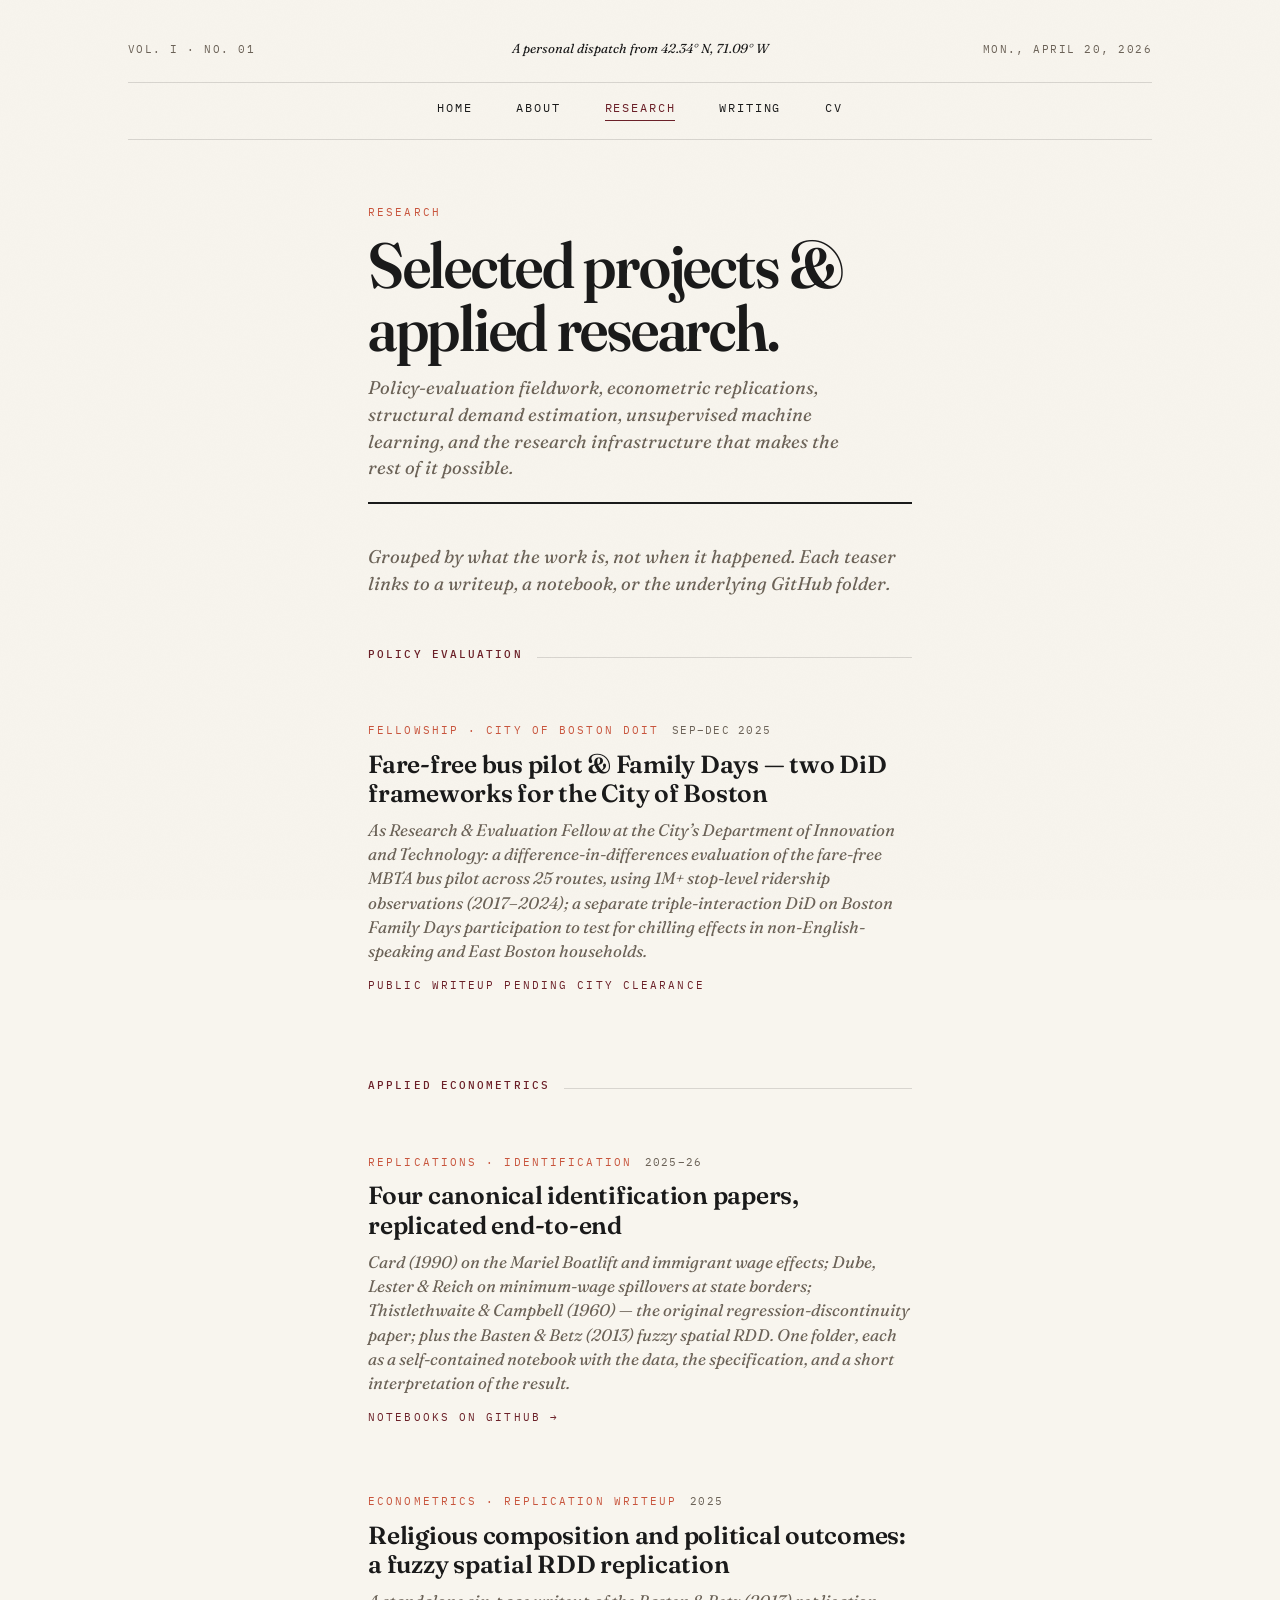
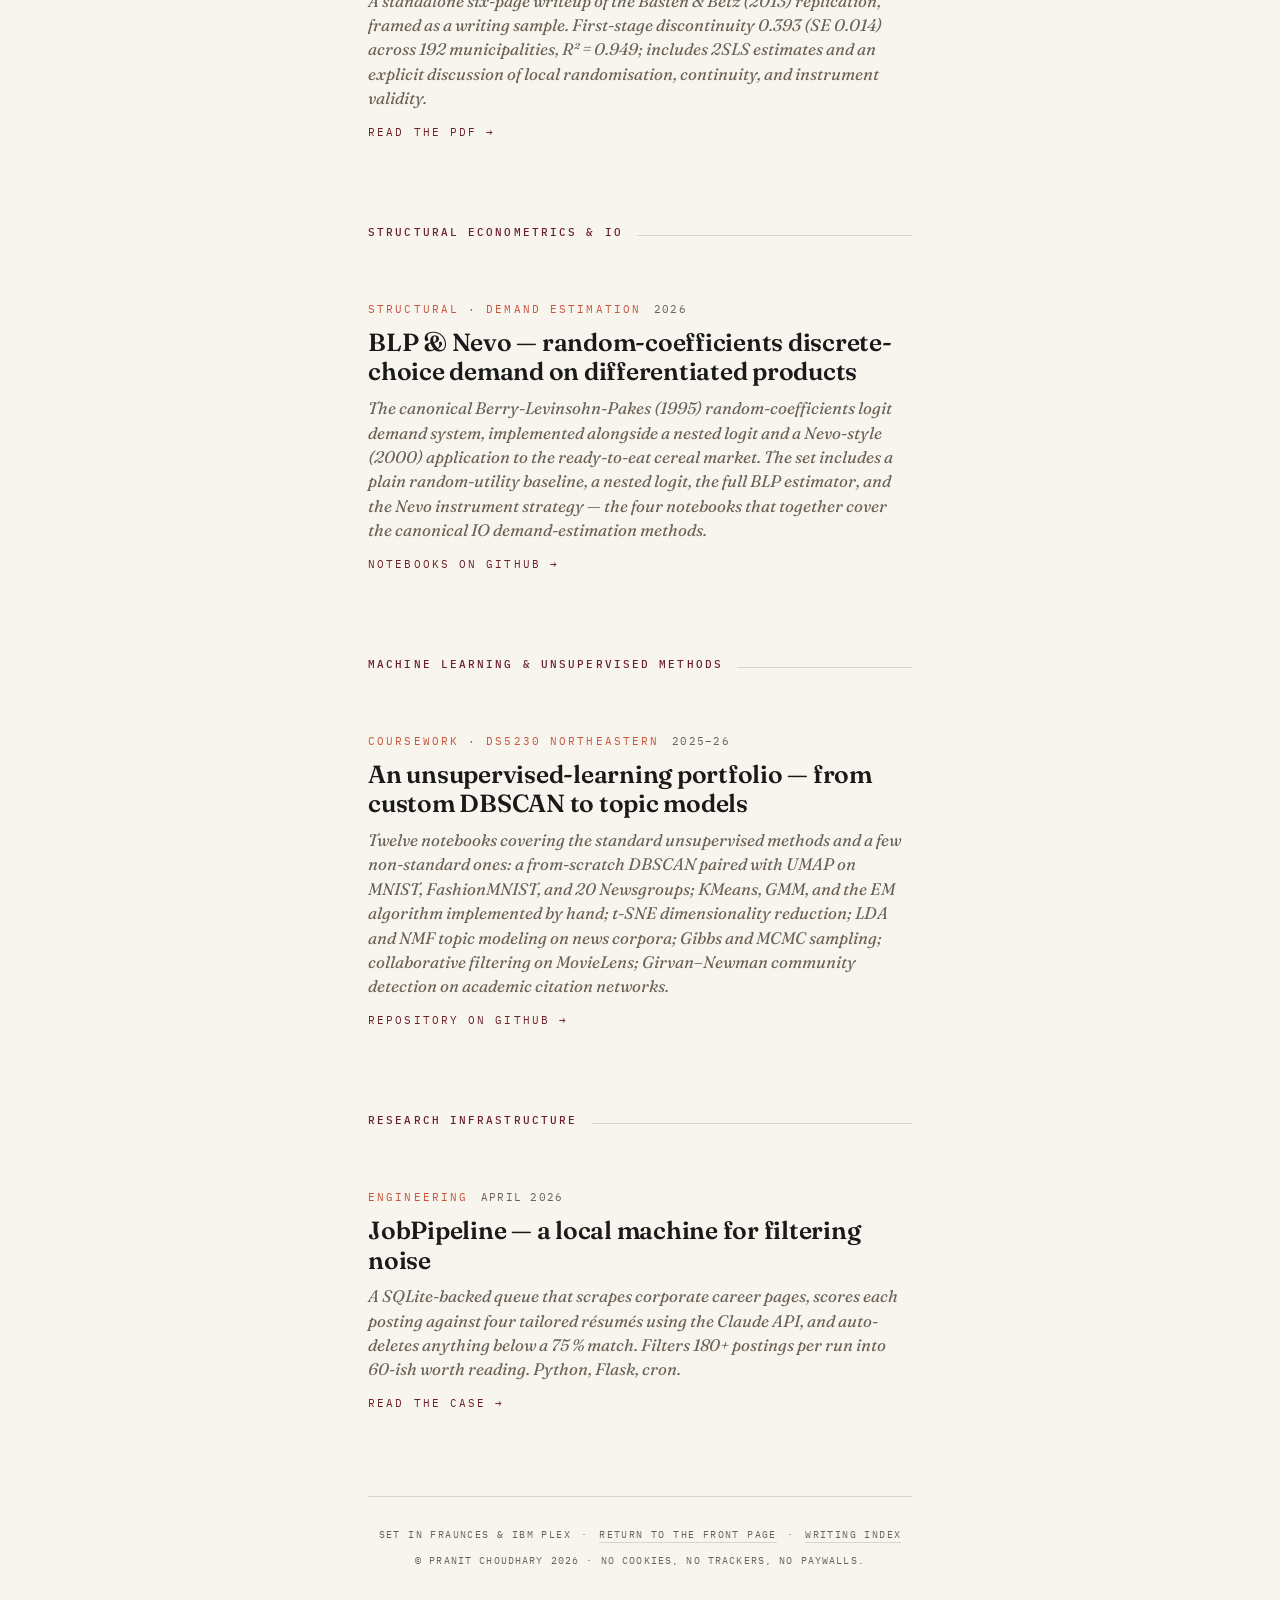
<file: research/index.html>
<!DOCTYPE html>
<html lang="en">
<head>
  <meta charset="UTF-8">
  <meta name="viewport" content="width=device-width, initial-scale=1.0">
  <title>Research — Pranit Choudhary</title>
  <meta name="description" content="Selected projects and research by Pranit Choudhary — econometric replications, structural demand estimation, machine learning, and research infrastructure.">

  <!-- Open Graph -->
  <meta property="og:type" content="website">
  <meta property="og:title" content="Research — Pranit Choudhary">
  <meta property="og:description" content="Selected projects and research by Pranit Choudhary — econometric replications, structural demand estimation, machine learning, and research infrastructure.">
  <meta property="og:url" content="https://pranit-jpeg.github.io/research/">
  <meta property="og:image" content="https://pranit-jpeg.github.io/assets/og-image.png">

  <!-- Twitter Card -->
  <meta name="twitter:card" content="summary_large_image">
  <meta name="twitter:title" content="Research — Pranit Choudhary">
  <meta name="twitter:description" content="Selected projects and research by Pranit Choudhary — econometric replications, structural demand estimation, machine learning, and research infrastructure.">
  <meta name="twitter:image" content="https://pranit-jpeg.github.io/assets/og-image.png">

  <link rel="preconnect" href="https://fonts.googleapis.com">
  <link rel="preconnect" href="https://fonts.gstatic.com" crossorigin>
  <link href="https://fonts.googleapis.com/css2?family=Fraunces:ital,opsz,wght@0,9..144,400;0,9..144,500;0,9..144,600;0,9..144,700;1,9..144,400;1,9..144,500&family=IBM+Plex+Mono:wght@400;500&family=IBM+Plex+Sans:wght@300;400;500;600&display=swap" rel="stylesheet">
  <link rel="stylesheet" href="../assets/style.css">

  <style>
    .research-intro {
      max-width: var(--measure);
      margin: 0 auto 2rem;
      font-family: var(--display);
      font-style: italic;
      font-size: 1.15rem;
      line-height: 1.45;
      color: var(--muted);
    }
    .section-rule {
      max-width: var(--measure);
      margin: 3rem auto 1.75rem;
      display: flex;
      align-items: baseline;
      gap: 0.9rem;
    }
    .section-rule h2 {
      font-family: var(--mono);
      font-size: 10.5px;
      font-weight: 500;
      letter-spacing: 0.2em;
      text-transform: uppercase;
      color: var(--accent);
      white-space: nowrap;
    }
    .section-rule .rule {
      flex: 1;
      height: 1px;
      background: var(--rule);
    }
  </style>
</head>
<body>
  <main class="page">

    <header class="masthead r-1" role="banner">
      <span class="folio">Vol. I · No. 01</span>
      <span class="motto">A personal dispatch from 42.34° N, 71.09° W</span>
      <span class="issue">Mon., April 20, 2026</span>
    </header>

    <nav class="nav r-2" aria-label="Primary">
      <a href="../index.html">Home</a>
      <a href="../about/index.html">About</a>
      <a href="../research/index.html" class="here">Research</a>
      <a href="../writing/index.html">Writing</a>
      <a href="../cv/index.html">CV</a>
    </nav>

    <header class="page-head r-3">
      <p class="eyebrow">Research</p>
      <h1>Selected projects &amp; applied research.</h1>
      <p class="dek">
        Policy-evaluation fieldwork, econometric replications, structural
        demand estimation, unsupervised machine learning, and the
        research infrastructure that makes the rest of it possible.
      </p>
    </header>

    <p class="research-intro r-4">
      Grouped by what the work is, not when it happened. Each teaser
      links to a writeup, a notebook, or the underlying GitHub folder.
    </p>

    <section aria-label="Policy evaluation" class="r-5">
      <div class="section-rule">
        <h2>Policy Evaluation</h2>
        <div class="rule"></div>
      </div>
      <ul class="teaser-list">
        <li>
          <div class="teaser" style="cursor: default;">
            <div class="tlabel">
              <span>Fellowship · City of Boston DoIT</span>
              <span class="date">Sep&ndash;Dec 2025</span>
            </div>
            <h3>Fare-free bus pilot &amp; Family Days &mdash; two DiD frameworks for the City of Boston</h3>
            <p class="tdek">
              As Research &amp; Evaluation Fellow at the City&rsquo;s
              Department of Innovation and Technology: a
              difference-in-differences evaluation of the fare-free MBTA
              bus pilot across 25 routes, using 1M+ stop-level ridership
              observations (2017&ndash;2024); a separate
              triple-interaction DiD on Boston Family Days participation
              to test for chilling effects in non-English-speaking and
              East Boston households.
            </p>
            <span class="tarrow">Public writeup pending city clearance</span>
          </div>
        </li>
      </ul>
    </section>

    <section aria-label="Applied econometrics" class="r-6">
      <div class="section-rule">
        <h2>Applied Econometrics</h2>
        <div class="rule"></div>
      </div>
      <ul class="teaser-list">
        <li>
          <a class="teaser" href="https://github.com/Pranit-jpeg/Applied-data-analytics-in-economics/tree/main/causal-inference-replications" target="_blank" rel="noopener">
            <div class="tlabel">
              <span>Replications · Identification</span>
              <span class="date">2025&ndash;26</span>
            </div>
            <h3>Four canonical identification papers, replicated end-to-end</h3>
            <p class="tdek">
              Card (1990) on the Mariel Boatlift and immigrant wage
              effects; Dube, Lester &amp; Reich on minimum-wage spillovers
              at state borders; Thistlethwaite &amp; Campbell (1960) &mdash;
              the original regression-discontinuity paper; plus the
              Basten &amp; Betz (2013) fuzzy spatial RDD. One folder,
              each as a self-contained notebook with the data, the
              specification, and a short interpretation of the result.
            </p>
            <span class="tarrow">Notebooks on GitHub &rarr;</span>
          </a>
        </li>
        <li>
          <a class="teaser" href="../assets/writing-samples/rdd-religious-composition-replication.pdf" target="_blank" rel="noopener">
            <div class="tlabel">
              <span>Econometrics · Replication writeup</span>
              <span class="date">2025</span>
            </div>
            <h3>Religious composition and political outcomes: a fuzzy spatial RDD replication</h3>
            <p class="tdek">
              A standalone six-page writeup of the Basten &amp; Betz (2013)
              replication, framed as a writing sample. First-stage
              discontinuity 0.393 (SE 0.014) across 192 municipalities,
              R²&thinsp;=&thinsp;0.949; includes 2SLS estimates and an
              explicit discussion of local randomisation, continuity, and
              instrument validity.
            </p>
            <span class="tarrow">Read the PDF &rarr;</span>
          </a>
        </li>
      </ul>
    </section>

    <section aria-label="Structural econometrics" class="r-7">
      <div class="section-rule">
        <h2>Structural Econometrics &amp; IO</h2>
        <div class="rule"></div>
      </div>
      <ul class="teaser-list">
        <li>
          <a class="teaser" href="https://github.com/Pranit-jpeg/Applied-data-analytics-in-economics/tree/main/demand-estimation-io" target="_blank" rel="noopener">
            <div class="tlabel">
              <span>Structural · Demand Estimation</span>
              <span class="date">2026</span>
            </div>
            <h3>BLP &amp; Nevo &mdash; random-coefficients discrete-choice demand on differentiated products</h3>
            <p class="tdek">
              The canonical Berry-Levinsohn-Pakes (1995) random-coefficients
              logit demand system, implemented alongside a nested logit
              and a Nevo-style (2000) application to the ready-to-eat
              cereal market. The set includes a plain random-utility
              baseline, a nested logit, the full BLP estimator, and the
              Nevo instrument strategy &mdash; the four notebooks that
              together cover the canonical IO demand-estimation methods.
            </p>
            <span class="tarrow">Notebooks on GitHub &rarr;</span>
          </a>
        </li>
      </ul>
    </section>

    <section aria-label="Machine learning" class="r-8">
      <div class="section-rule">
        <h2>Machine Learning &amp; Unsupervised Methods</h2>
        <div class="rule"></div>
      </div>
      <ul class="teaser-list">
        <li>
          <a class="teaser" href="https://github.com/Pranit-jpeg/Unsupervised-ML-Data-Mining" target="_blank" rel="noopener">
            <div class="tlabel">
              <span>Coursework · DS5230 Northeastern</span>
              <span class="date">2025&ndash;26</span>
            </div>
            <h3>An unsupervised-learning portfolio &mdash; from custom DBSCAN to topic models</h3>
            <p class="tdek">
              Twelve notebooks covering the standard unsupervised methods
              and a few non-standard ones: a from-scratch DBSCAN paired
              with UMAP on MNIST, FashionMNIST, and 20&thinsp;Newsgroups;
              KMeans, GMM, and the EM algorithm implemented by hand; t-SNE
              dimensionality reduction; LDA and NMF topic modeling on news
              corpora; Gibbs and MCMC sampling; collaborative filtering
              on MovieLens; Girvan&ndash;Newman community detection on
              academic citation networks.
            </p>
            <span class="tarrow">Repository on GitHub &rarr;</span>
          </a>
        </li>
      </ul>
    </section>

    <section aria-label="Research infrastructure" class="r-9">
      <div class="section-rule">
        <h2>Research Infrastructure</h2>
        <div class="rule"></div>
      </div>
      <ul class="teaser-list">
        <li>
          <a class="teaser" href="jobpipeline/index.html">
            <div class="tlabel">
              <span>Engineering</span>
              <span class="date">April 2026</span>
            </div>
            <h3>JobPipeline &mdash; a local machine for filtering noise</h3>
            <p class="tdek">
              A SQLite-backed queue that scrapes corporate career pages,
              scores each posting against four tailored résumés using
              the Claude API, and auto-deletes anything below a
              75&thinsp;% match. Filters 180+ postings per run into 60-ish
              worth reading. Python, Flask, cron.
            </p>
            <span class="tarrow">Read the case &rarr;</span>
          </a>
        </li>
      </ul>
    </section>

    <footer class="colophon">
      <p>
        Set in Fraunces &amp; IBM Plex <span class="pop">·</span>
        <a href="../index.html">Return to the front page</a> <span class="pop">·</span>
        <a href="../writing/index.html">Writing index</a>
      </p>
      <span class="small">© Pranit Choudhary 2026 · No cookies, no trackers, no paywalls.</span>
    </footer>

  </main>
</body>
</html>
</file>
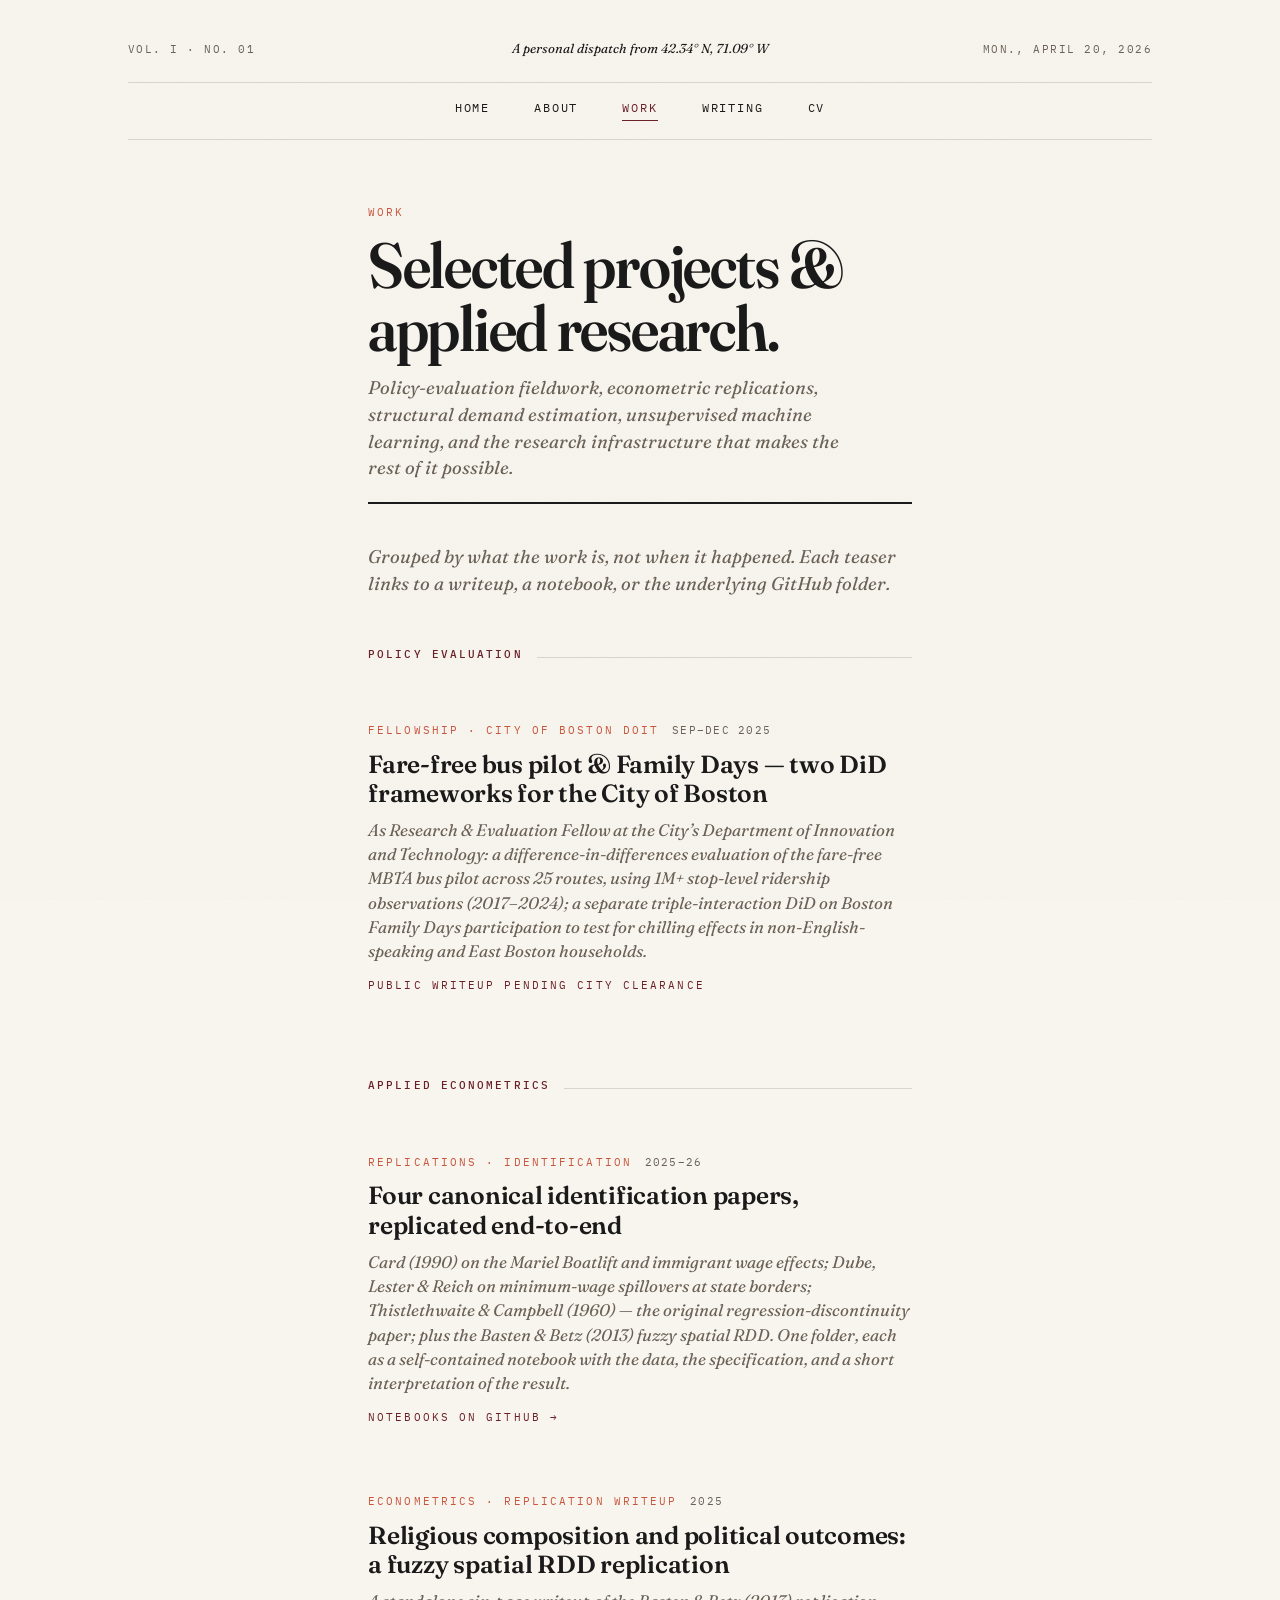
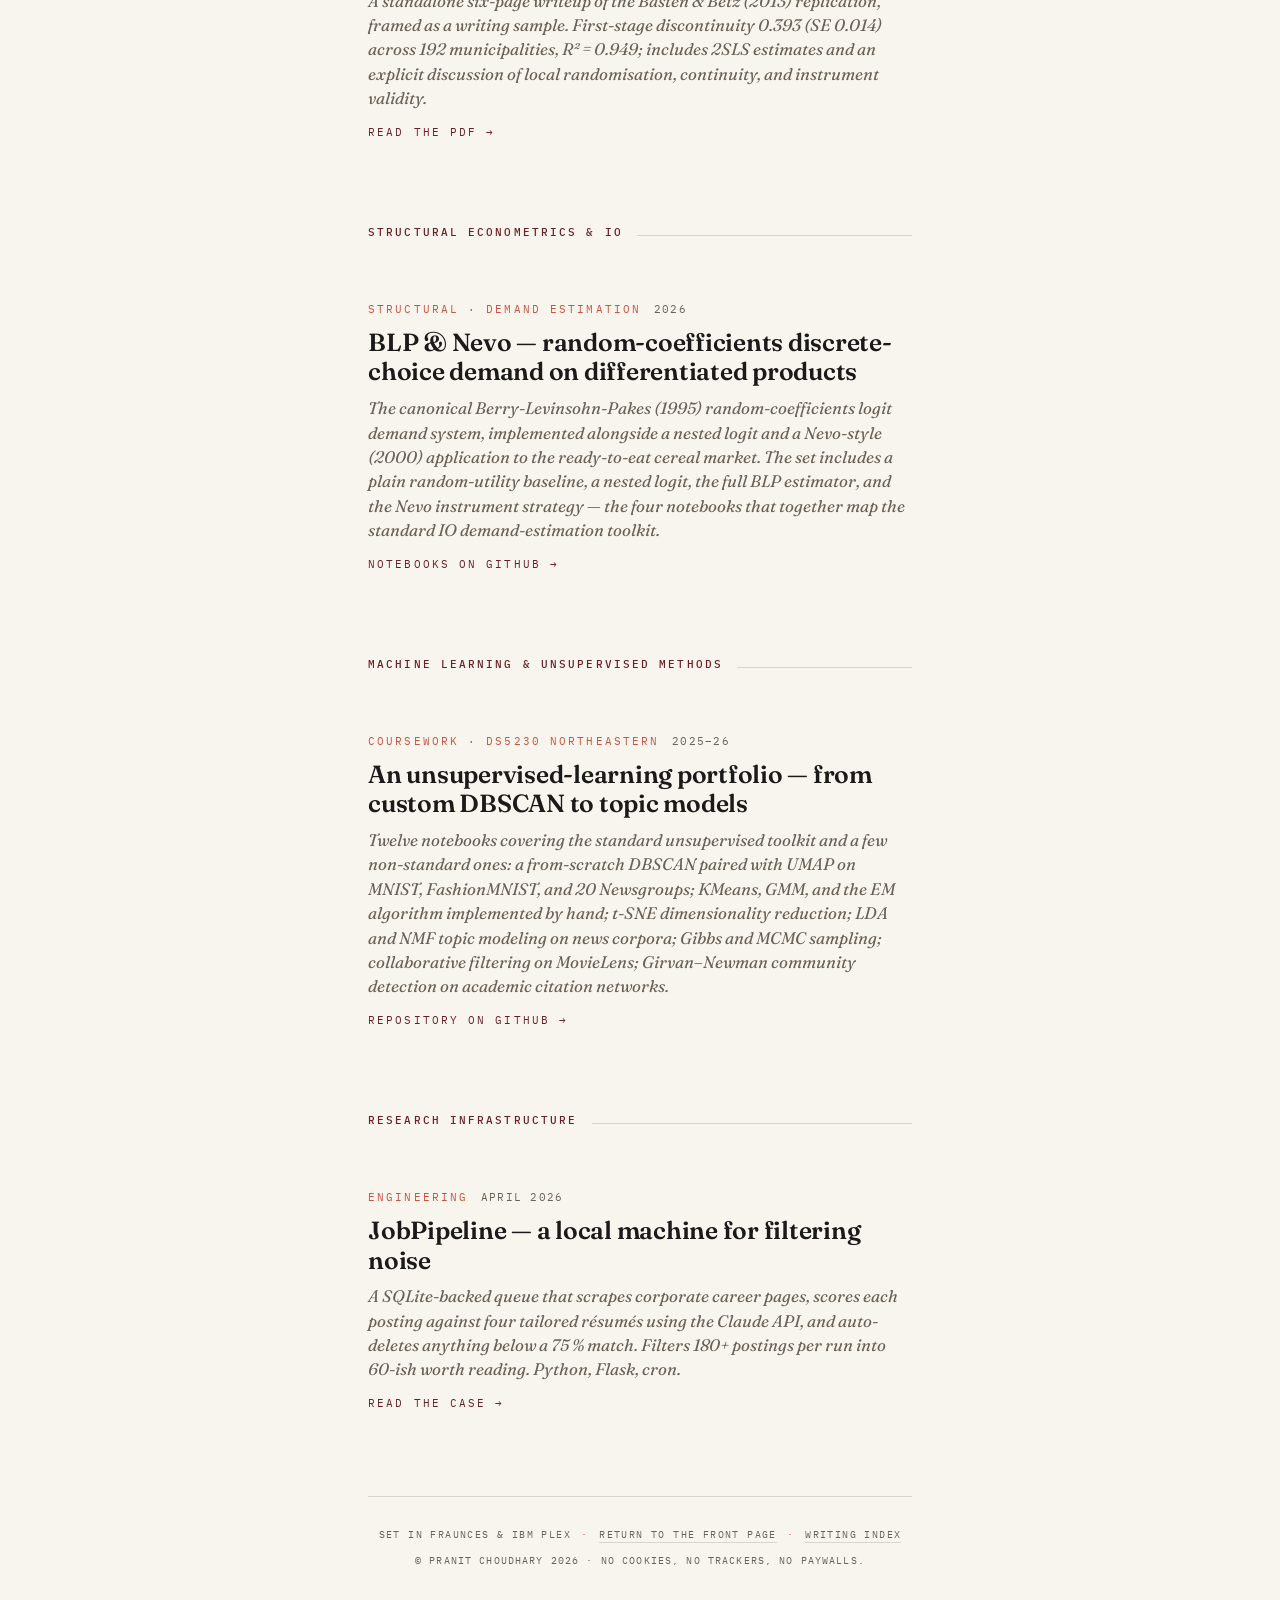
<file: work/index.html>
<!DOCTYPE html>
<html lang="en">
<head>
  <meta charset="UTF-8">
  <meta name="viewport" content="width=device-width, initial-scale=1.0">
  <title>Work — Pranit Choudhary</title>
  <meta name="description" content="Selected projects and research by Pranit Choudhary — econometric replications, structural demand estimation, machine learning, and research infrastructure.">

  <link rel="preconnect" href="https://fonts.googleapis.com">
  <link rel="preconnect" href="https://fonts.gstatic.com" crossorigin>
  <link href="https://fonts.googleapis.com/css2?family=Fraunces:ital,opsz,wght@0,9..144,400;0,9..144,500;0,9..144,600;0,9..144,700;1,9..144,400;1,9..144,500&family=IBM+Plex+Mono:wght@400;500&family=IBM+Plex+Sans:wght@300;400;500;600&display=swap" rel="stylesheet">
  <link rel="stylesheet" href="../assets/style.css">

  <style>
    .work-intro {
      max-width: var(--measure);
      margin: 0 auto 2rem;
      font-family: var(--display);
      font-style: italic;
      font-size: 1.15rem;
      line-height: 1.45;
      color: var(--muted);
    }
    .section-rule {
      max-width: var(--measure);
      margin: 3rem auto 1.75rem;
      display: flex;
      align-items: baseline;
      gap: 0.9rem;
    }
    .section-rule h2 {
      font-family: var(--mono);
      font-size: 10.5px;
      font-weight: 500;
      letter-spacing: 0.2em;
      text-transform: uppercase;
      color: var(--accent);
      white-space: nowrap;
    }
    .section-rule .rule {
      flex: 1;
      height: 1px;
      background: var(--rule);
    }
  </style>
</head>
<body>
  <main class="page">

    <header class="masthead r-1" role="banner">
      <span class="folio">Vol. I · No. 01</span>
      <span class="motto">A personal dispatch from 42.34° N, 71.09° W</span>
      <span class="issue">Mon., April 20, 2026</span>
    </header>

    <nav class="nav r-2" aria-label="Primary">
      <a href="../index.html">Home</a>
      <a href="../about/index.html">About</a>
      <a href="../work/index.html" class="here">Work</a>
      <a href="../writing/index.html">Writing</a>
      <a href="../cv/index.html">CV</a>
    </nav>

    <header class="page-head r-3">
      <p class="eyebrow">Work</p>
      <h1>Selected projects &amp; applied research.</h1>
      <p class="dek">
        Policy-evaluation fieldwork, econometric replications, structural
        demand estimation, unsupervised machine learning, and the
        research infrastructure that makes the rest of it possible.
      </p>
    </header>

    <p class="work-intro r-4">
      Grouped by what the work is, not when it happened. Each teaser
      links to a writeup, a notebook, or the underlying GitHub folder.
    </p>

    <section aria-label="Policy evaluation" class="r-5">
      <div class="section-rule">
        <h2>Policy Evaluation</h2>
        <div class="rule"></div>
      </div>
      <ul class="teaser-list">
        <li>
          <div class="teaser" style="cursor: default;">
            <div class="tlabel">
              <span>Fellowship · City of Boston DoIT</span>
              <span class="date">Sep&ndash;Dec 2025</span>
            </div>
            <h3>Fare-free bus pilot &amp; Family Days &mdash; two DiD frameworks for the City of Boston</h3>
            <p class="tdek">
              As Research &amp; Evaluation Fellow at the City&rsquo;s
              Department of Innovation and Technology: a
              difference-in-differences evaluation of the fare-free MBTA
              bus pilot across 25 routes, using 1M+ stop-level ridership
              observations (2017&ndash;2024); a separate
              triple-interaction DiD on Boston Family Days participation
              to test for chilling effects in non-English-speaking and
              East Boston households.
            </p>
            <span class="tarrow">Public writeup pending city clearance</span>
          </div>
        </li>
      </ul>
    </section>

    <section aria-label="Applied econometrics" class="r-6">
      <div class="section-rule">
        <h2>Applied Econometrics</h2>
        <div class="rule"></div>
      </div>
      <ul class="teaser-list">
        <li>
          <a class="teaser" href="https://github.com/Pranit-jpeg/Applied-data-analytics-in-economics/tree/main/causal-inference-replications" target="_blank" rel="noopener">
            <div class="tlabel">
              <span>Replications · Identification</span>
              <span class="date">2025&ndash;26</span>
            </div>
            <h3>Four canonical identification papers, replicated end-to-end</h3>
            <p class="tdek">
              Card (1990) on the Mariel Boatlift and immigrant wage
              effects; Dube, Lester &amp; Reich on minimum-wage spillovers
              at state borders; Thistlethwaite &amp; Campbell (1960) &mdash;
              the original regression-discontinuity paper; plus the
              Basten &amp; Betz (2013) fuzzy spatial RDD. One folder,
              each as a self-contained notebook with the data, the
              specification, and a short interpretation of the result.
            </p>
            <span class="tarrow">Notebooks on GitHub &rarr;</span>
          </a>
        </li>
        <li>
          <a class="teaser" href="../assets/writing-samples/rdd-religious-composition-replication.pdf" target="_blank" rel="noopener">
            <div class="tlabel">
              <span>Econometrics · Replication writeup</span>
              <span class="date">2025</span>
            </div>
            <h3>Religious composition and political outcomes: a fuzzy spatial RDD replication</h3>
            <p class="tdek">
              A standalone six-page writeup of the Basten &amp; Betz (2013)
              replication, framed as a writing sample. First-stage
              discontinuity 0.393 (SE 0.014) across 192 municipalities,
              R²&thinsp;=&thinsp;0.949; includes 2SLS estimates and an
              explicit discussion of local randomisation, continuity, and
              instrument validity.
            </p>
            <span class="tarrow">Read the PDF &rarr;</span>
          </a>
        </li>
      </ul>
    </section>

    <section aria-label="Structural econometrics" class="r-7">
      <div class="section-rule">
        <h2>Structural Econometrics &amp; IO</h2>
        <div class="rule"></div>
      </div>
      <ul class="teaser-list">
        <li>
          <a class="teaser" href="https://github.com/Pranit-jpeg/Applied-data-analytics-in-economics/tree/main/demand-estimation-io" target="_blank" rel="noopener">
            <div class="tlabel">
              <span>Structural · Demand Estimation</span>
              <span class="date">2026</span>
            </div>
            <h3>BLP &amp; Nevo &mdash; random-coefficients discrete-choice demand on differentiated products</h3>
            <p class="tdek">
              The canonical Berry-Levinsohn-Pakes (1995) random-coefficients
              logit demand system, implemented alongside a nested logit
              and a Nevo-style (2000) application to the ready-to-eat
              cereal market. The set includes a plain random-utility
              baseline, a nested logit, the full BLP estimator, and the
              Nevo instrument strategy &mdash; the four notebooks that
              together map the standard IO demand-estimation toolkit.
            </p>
            <span class="tarrow">Notebooks on GitHub &rarr;</span>
          </a>
        </li>
      </ul>
    </section>

    <section aria-label="Machine learning" class="r-8">
      <div class="section-rule">
        <h2>Machine Learning &amp; Unsupervised Methods</h2>
        <div class="rule"></div>
      </div>
      <ul class="teaser-list">
        <li>
          <a class="teaser" href="https://github.com/Pranit-jpeg/Unsupervised-ML-Data-Mining" target="_blank" rel="noopener">
            <div class="tlabel">
              <span>Coursework · DS5230 Northeastern</span>
              <span class="date">2025&ndash;26</span>
            </div>
            <h3>An unsupervised-learning portfolio &mdash; from custom DBSCAN to topic models</h3>
            <p class="tdek">
              Twelve notebooks covering the standard unsupervised toolkit
              and a few non-standard ones: a from-scratch DBSCAN paired
              with UMAP on MNIST, FashionMNIST, and 20&thinsp;Newsgroups;
              KMeans, GMM, and the EM algorithm implemented by hand; t-SNE
              dimensionality reduction; LDA and NMF topic modeling on news
              corpora; Gibbs and MCMC sampling; collaborative filtering
              on MovieLens; Girvan&ndash;Newman community detection on
              academic citation networks.
            </p>
            <span class="tarrow">Repository on GitHub &rarr;</span>
          </a>
        </li>
      </ul>
    </section>

    <section aria-label="Research infrastructure" class="r-9">
      <div class="section-rule">
        <h2>Research Infrastructure</h2>
        <div class="rule"></div>
      </div>
      <ul class="teaser-list">
        <li>
          <a class="teaser" href="jobpipeline/index.html">
            <div class="tlabel">
              <span>Engineering</span>
              <span class="date">April 2026</span>
            </div>
            <h3>JobPipeline &mdash; a local machine for filtering noise</h3>
            <p class="tdek">
              A SQLite-backed queue that scrapes corporate career pages,
              scores each posting against four tailored résumés using
              the Claude API, and auto-deletes anything below a
              75&thinsp;% match. Filters 180+ postings per run into 60-ish
              worth reading. Python, Flask, cron.
            </p>
            <span class="tarrow">Read the case &rarr;</span>
          </a>
        </li>
      </ul>
    </section>

    <footer class="colophon">
      <p>
        Set in Fraunces &amp; IBM Plex <span class="pop">·</span>
        <a href="../index.html">Return to the front page</a> <span class="pop">·</span>
        <a href="../writing/index.html">Writing index</a>
      </p>
      <span class="small">© Pranit Choudhary 2026 · No cookies, no trackers, no paywalls.</span>
    </footer>

  </main>
</body>
</html>
</file>
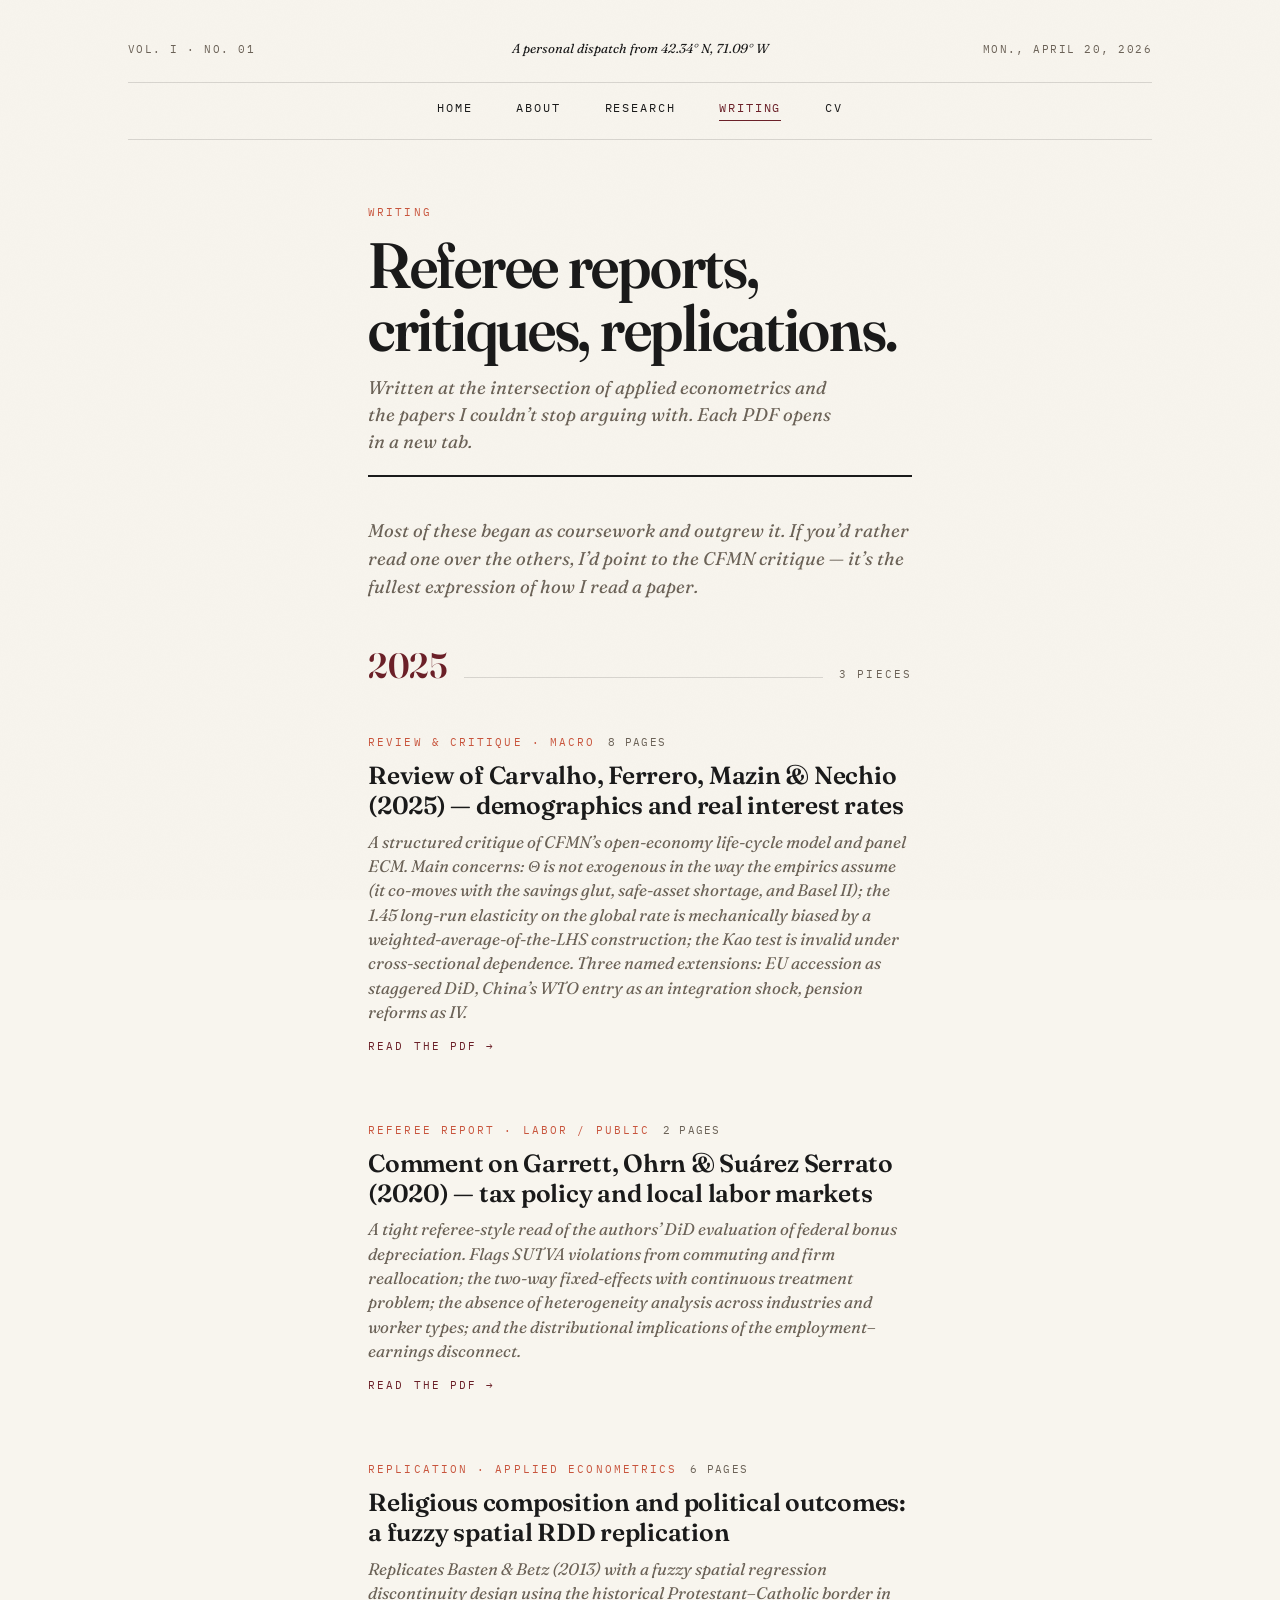
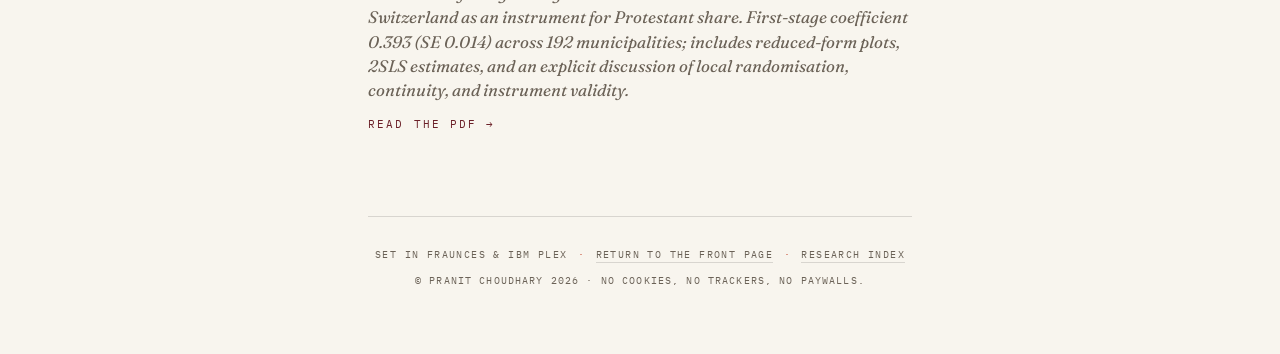
<file: writing/index.html>
<!DOCTYPE html>
<html lang="en">
<head>
  <meta charset="UTF-8">
  <meta name="viewport" content="width=device-width, initial-scale=1.0">
  <title>Writing — Pranit Choudhary</title>
  <meta name="description" content="Referee reports, research critiques, and short essays on labor economics and applied method.">

  <!-- Open Graph -->
  <meta property="og:type" content="website">
  <meta property="og:title" content="Writing — Pranit Choudhary">
  <meta property="og:description" content="Referee reports, research critiques, and short essays on labor economics and applied method.">
  <meta property="og:url" content="https://pranit-jpeg.github.io/writing/">
  <meta property="og:image" content="https://pranit-jpeg.github.io/assets/og-image.png">

  <!-- Twitter Card -->
  <meta name="twitter:card" content="summary_large_image">
  <meta name="twitter:title" content="Writing — Pranit Choudhary">
  <meta name="twitter:description" content="Referee reports, research critiques, and short essays on labor economics and applied method.">
  <meta name="twitter:image" content="https://pranit-jpeg.github.io/assets/og-image.png">

  <link rel="preconnect" href="https://fonts.googleapis.com">
  <link rel="preconnect" href="https://fonts.gstatic.com" crossorigin>
  <link href="https://fonts.googleapis.com/css2?family=Fraunces:ital,opsz,wght@0,9..144,400;0,9..144,500;0,9..144,600;0,9..144,700;1,9..144,400;1,9..144,500&family=IBM+Plex+Mono:wght@400;500&family=IBM+Plex+Sans:wght@300;400;500;600&display=swap" rel="stylesheet">
  <link rel="stylesheet" href="../assets/style.css">

  <style>
    .writing-intro {
      max-width: var(--measure);
      margin: 0 auto 1.5rem;
      font-family: var(--display);
      font-style: italic;
      font-size: 1.15rem;
      line-height: 1.5;
      color: var(--muted);
    }
    .year-mark {
      max-width: var(--measure);
      margin: 3rem auto 1rem;
      display: flex;
      align-items: baseline;
      gap: 1rem;
    }
    .year-mark .year {
      font-family: var(--display);
      font-weight: 600;
      font-size: 2.2rem;
      line-height: 1;
      color: var(--accent);
      font-variation-settings: "opsz" 144;
      letter-spacing: -0.01em;
    }
    .year-mark .rule {
      flex: 1;
      height: 1px;
      background: var(--rule);
      margin-bottom: 0.5rem;
    }
    .year-mark .count {
      font-family: var(--mono);
      font-size: 10.5px;
      letter-spacing: 0.2em;
      text-transform: uppercase;
      color: var(--muted);
    }
  </style>
</head>
<body>
  <main class="page">

    <header class="masthead r-1" role="banner">
      <span class="folio">Vol. I · No. 01</span>
      <span class="motto">A personal dispatch from 42.34° N, 71.09° W</span>
      <span class="issue">Mon., April 20, 2026</span>
    </header>

    <nav class="nav r-2" aria-label="Primary">
      <a href="../index.html">Home</a>
      <a href="../about/index.html">About</a>
      <a href="../research/index.html">Research</a>
      <a href="../writing/index.html" class="here">Writing</a>
      <a href="../cv/index.html">CV</a>
    </nav>

    <header class="page-head r-3">
      <p class="eyebrow">Writing</p>
      <h1>Referee reports, critiques, replications.</h1>
      <p class="dek">
        Written at the intersection of applied econometrics and the
        papers I couldn&rsquo;t stop arguing with. Each PDF opens in a
        new tab.
      </p>
    </header>

    <p class="writing-intro r-4">
      Most of these began as coursework and outgrew it. If you&rsquo;d
      rather read one over the others, I&rsquo;d point to the CFMN
      critique &mdash; it&rsquo;s the fullest expression of how I read a
      paper.
    </p>

    <section class="r-5">
      <div class="year-mark">
        <span class="year">2025</span>
        <span class="rule"></span>
        <span class="count">3 pieces</span>
      </div>
      <ul class="teaser-list">
        <li>
          <a class="teaser" href="../assets/writing-samples/review-cfmn-2025-demographics-real-rates.pdf" target="_blank" rel="noopener">
            <div class="tlabel">
              <span>Review &amp; Critique · Macro</span>
              <span class="date">8 pages</span>
            </div>
            <h3>Review of Carvalho, Ferrero, Mazin &amp; Nechio (2025) &mdash; demographics and real interest rates</h3>
            <p class="tdek">
              A structured critique of CFMN&rsquo;s open-economy life-cycle
              model and panel ECM. Main concerns: Θ is not exogenous in
              the way the empirics assume (it co-moves with the savings
              glut, safe-asset shortage, and Basel II); the 1.45 long-run
              elasticity on the global rate is mechanically biased by a
              weighted-average-of-the-LHS construction; the Kao test is
              invalid under cross-sectional dependence. Three named
              extensions: EU accession as staggered DiD, China&rsquo;s WTO
              entry as an integration shock, pension reforms as IV.
            </p>
            <span class="tarrow">Read the PDF &rarr;</span>
          </a>
        </li>
        <li>
          <a class="teaser" href="../assets/writing-samples/referee-report-garrett-ohrn-suarez-serrato-2020.pdf" target="_blank" rel="noopener">
            <div class="tlabel">
              <span>Referee Report · Labor / Public</span>
              <span class="date">2 pages</span>
            </div>
            <h3>Comment on Garrett, Ohrn &amp; Suárez Serrato (2020) &mdash; tax policy and local labor markets</h3>
            <p class="tdek">
              A tight referee-style read of the authors&rsquo; DiD
              evaluation of federal bonus depreciation. Flags SUTVA
              violations from commuting and firm reallocation; the
              two-way fixed-effects with continuous treatment problem;
              the absence of heterogeneity analysis across industries
              and worker types; and the distributional implications of
              the employment&ndash;earnings disconnect.
            </p>
            <span class="tarrow">Read the PDF &rarr;</span>
          </a>
        </li>
        <li>
          <a class="teaser" href="../assets/writing-samples/rdd-religious-composition-replication.pdf" target="_blank" rel="noopener">
            <div class="tlabel">
              <span>Replication · Applied Econometrics</span>
              <span class="date">6 pages</span>
            </div>
            <h3>Religious composition and political outcomes: a fuzzy spatial RDD replication</h3>
            <p class="tdek">
              Replicates Basten &amp; Betz (2013) with a fuzzy spatial
              regression discontinuity design using the historical
              Protestant&ndash;Catholic border in Switzerland as an
              instrument for Protestant share. First-stage coefficient
              0.393 (SE 0.014) across 192 municipalities; includes
              reduced-form plots, 2SLS estimates, and an explicit
              discussion of local randomisation, continuity, and
              instrument validity.
            </p>
            <span class="tarrow">Read the PDF &rarr;</span>
          </a>
        </li>
      </ul>
    </section>

    <footer class="colophon">
      <p>
        Set in Fraunces &amp; IBM Plex <span class="pop">·</span>
        <a href="../index.html">Return to the front page</a> <span class="pop">·</span>
        <a href="../research/index.html">Research index</a>
      </p>
      <span class="small">© Pranit Choudhary 2026 · No cookies, no trackers, no paywalls.</span>
    </footer>

  </main>
</body>
</html>
</file>
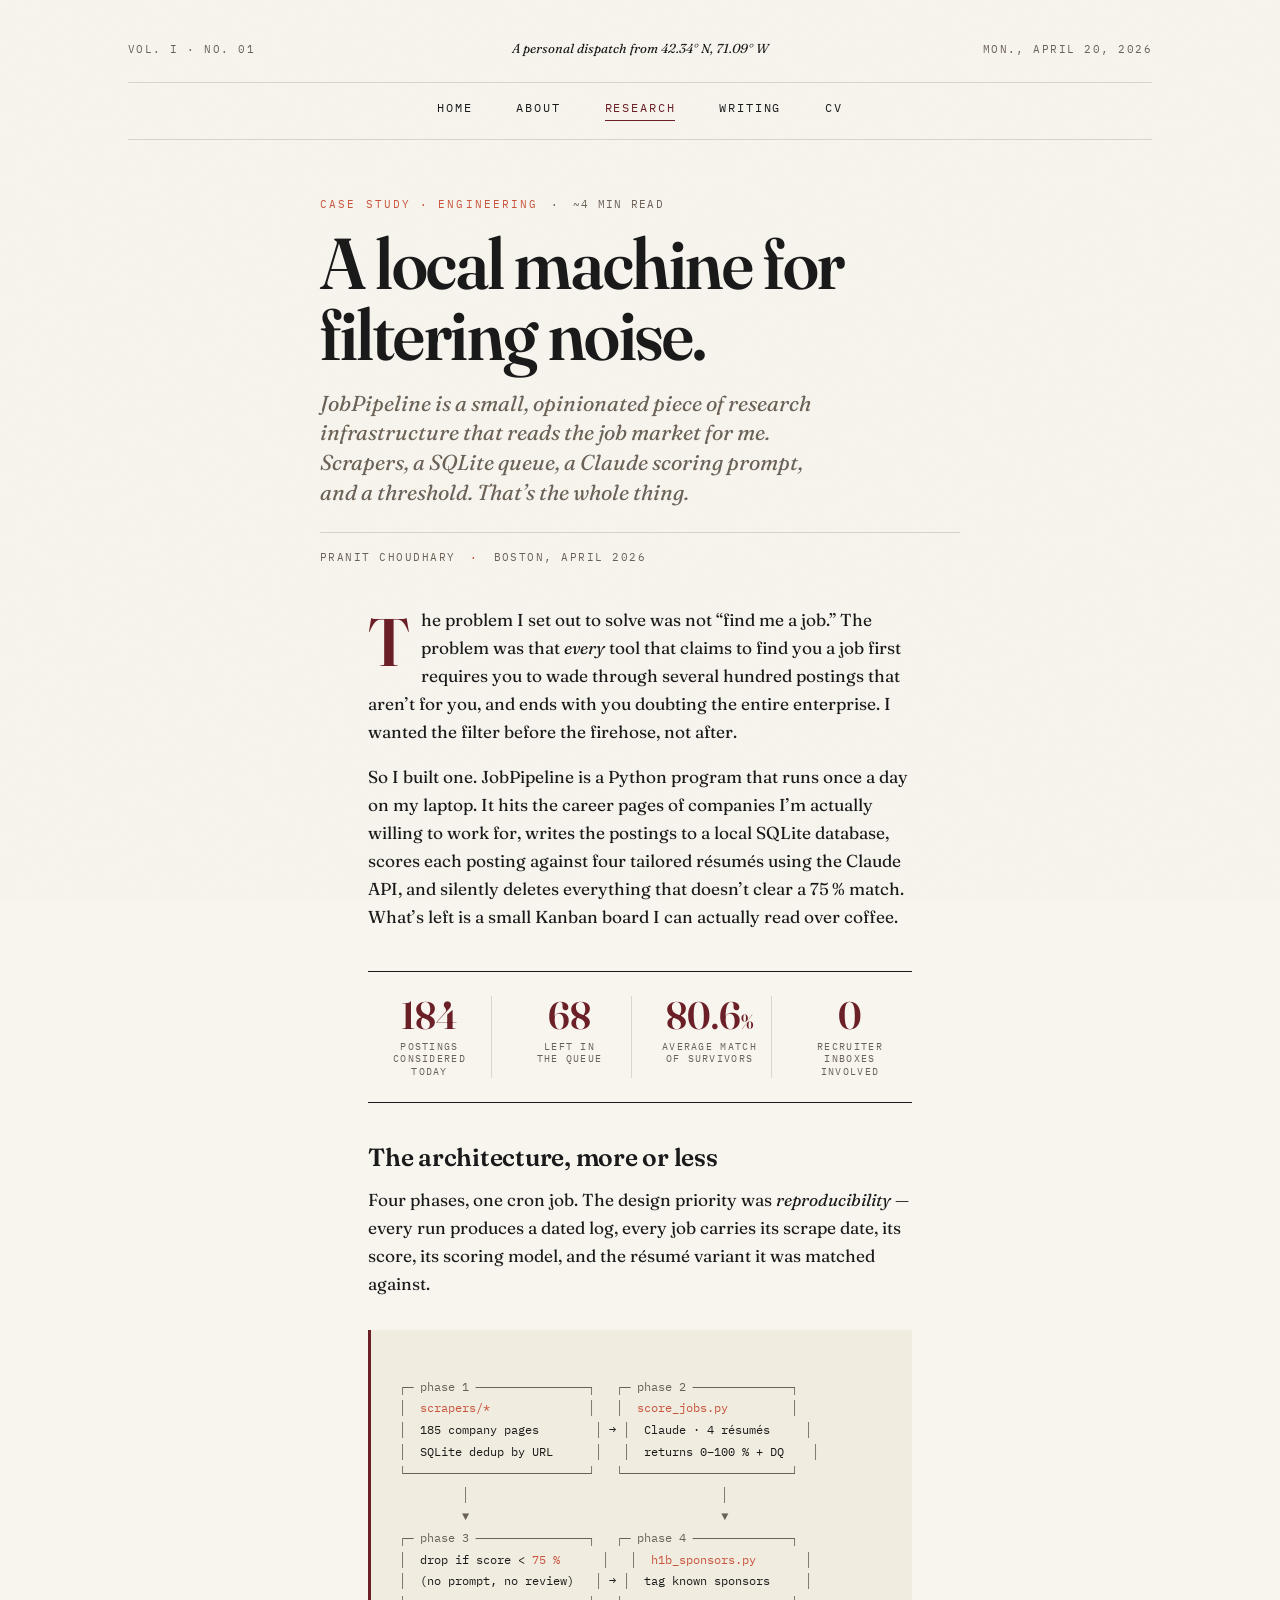
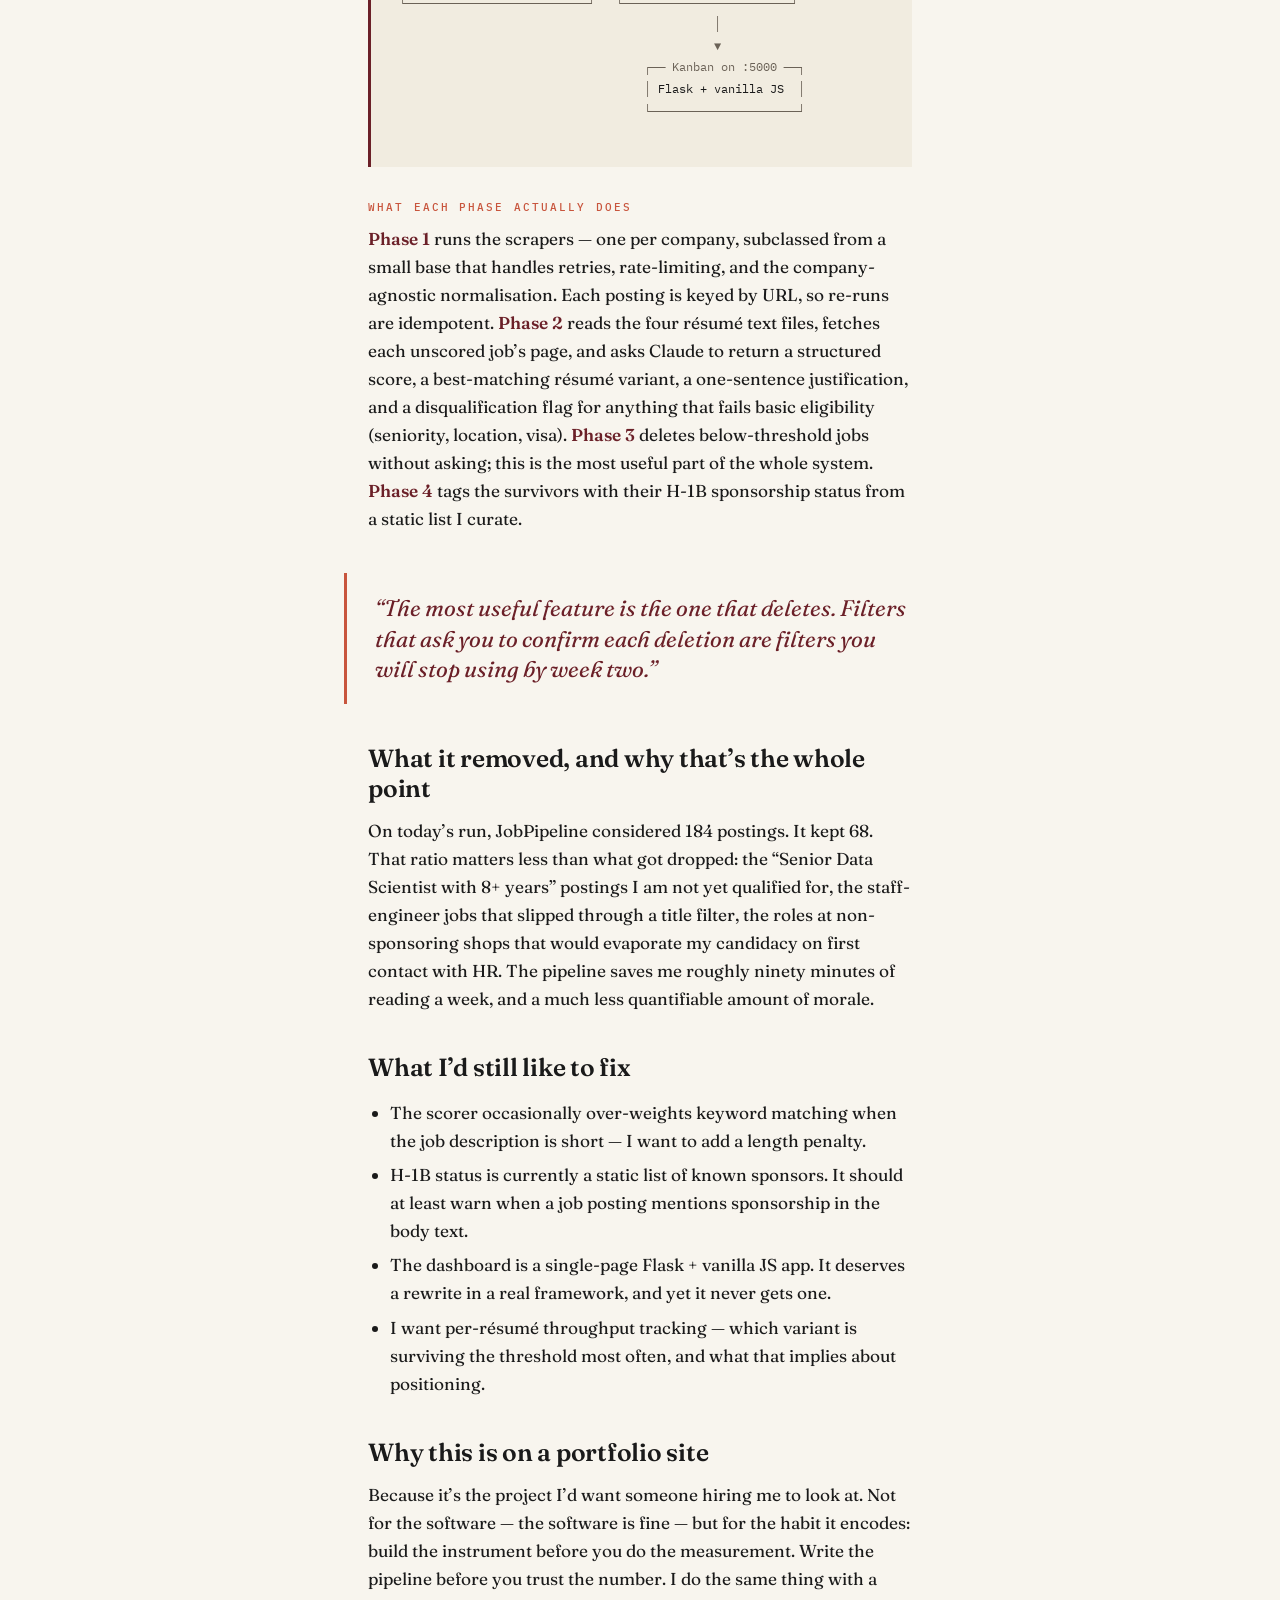
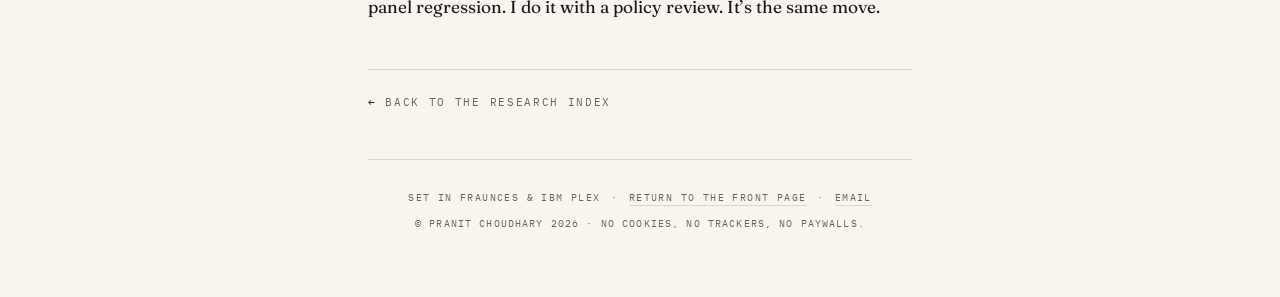
<file: research/jobpipeline/index.html>
<!DOCTYPE html>
<html lang="en">
<head>
  <meta charset="UTF-8">
  <meta name="viewport" content="width=device-width, initial-scale=1.0">
  <title>JobPipeline — A Local Machine for Filtering Noise · Pranit Choudhary</title>
  <meta name="description" content="Case study: JobPipeline, a local SQLite-backed job-scoring pipeline that uses Claude to match postings against four tailored résumés.">

  <link rel="preconnect" href="https://fonts.googleapis.com">
  <link rel="preconnect" href="https://fonts.gstatic.com" crossorigin>
  <link href="https://fonts.googleapis.com/css2?family=Fraunces:ital,opsz,wght@0,9..144,400;0,9..144,500;0,9..144,600;0,9..144,700;1,9..144,400;1,9..144,500&family=IBM+Plex+Mono:wght@400;500&family=IBM+Plex+Sans:wght@300;400;500;600&display=swap" rel="stylesheet">
  <link rel="stylesheet" href="../../assets/style.css">

  <style>
    .case-head {
      max-width: 40rem;
      margin: 3.5rem auto 2.5rem;
    }
    .case-head .eyebrow {
      font-family: var(--mono);
      font-size: 10.5px;
      letter-spacing: 0.2em;
      text-transform: uppercase;
      color: var(--pop);
      margin-bottom: 1rem;
      display: flex;
      gap: 0.8rem;
    }
    .case-head .eyebrow .sep { color: var(--muted); }
    .case-head .eyebrow .meta { color: var(--muted); letter-spacing: 0.12em; }
    .case-head h1 {
      font-family: var(--display);
      font-weight: 600;
      font-variation-settings: "opsz" 144, "SOFT" 30;
      font-size: clamp(2.5rem, 6.5vw, 4.5rem);
      line-height: 0.98;
      letter-spacing: -0.02em;
      margin-bottom: 1.2rem;
    }
    .case-head .standfirst {
      font-family: var(--display);
      font-style: italic;
      font-weight: 400;
      font-size: 1.35rem;
      line-height: 1.38;
      color: var(--muted);
      max-width: 32rem;
    }
    .case-head .byline {
      margin-top: 1.5rem;
      padding-top: 1rem;
      border-top: 1px solid var(--rule);
      font-family: var(--mono);
      font-size: 10.5px;
      letter-spacing: 0.14em;
      text-transform: uppercase;
      color: var(--muted);
    }
    .case-head .byline .dot { color: var(--pop); margin: 0 0.6em; }

    .stats-strip {
      max-width: 40rem;
      margin: 2.5rem auto;
      display: grid;
      grid-template-columns: repeat(4, 1fr);
      gap: 1rem;
      border-top: 1px solid var(--ink);
      border-bottom: 1px solid var(--ink);
      padding: 1.5rem 0;
    }
    .stats-strip .cell {
      text-align: center;
      padding: 0 0.5rem;
      border-right: 1px solid var(--rule);
    }
    .stats-strip .cell:last-child { border-right: 0; }
    .stats-strip .num {
      font-family: var(--display);
      font-weight: 600;
      font-size: 2.4rem;
      line-height: 1;
      color: var(--accent);
      font-variation-settings: "opsz" 144;
      display: block;
      margin-bottom: 0.4rem;
    }
    .stats-strip .lbl {
      font-family: var(--mono);
      font-size: 9.5px;
      letter-spacing: 0.14em;
      text-transform: uppercase;
      color: var(--muted);
      line-height: 1.3;
      display: block;
    }

    .diagram {
      max-width: var(--measure);
      margin: 2rem auto;
      font-family: var(--mono);
      font-size: 12px;
      line-height: 1.8;
      background: var(--bg-warm);
      padding: 1.5rem 1.75rem;
      color: var(--ink);
      border-left: 3px solid var(--accent);
      white-space: pre;
      overflow-x: auto;
    }
    .diagram .c { color: var(--pop); }
    .diagram .m { color: var(--muted); }

    .back-link {
      max-width: var(--measure);
      margin: 3rem auto 0;
      padding-top: 1.5rem;
      border-top: 1px solid var(--rule);
      font-family: var(--mono);
      font-size: 10.5px;
      letter-spacing: 0.16em;
      text-transform: uppercase;
    }
    .back-link a {
      color: var(--muted);
      text-decoration: none;
      border-bottom: 1px solid transparent;
      transition: all 150ms ease;
    }
    .back-link a:hover { color: var(--accent); border-bottom-color: var(--accent); }

    @media (max-width: 560px) {
      .stats-strip { grid-template-columns: repeat(2, 1fr); }
      .stats-strip .cell:nth-child(2) { border-right: 0; }
      .stats-strip .cell:nth-child(1),
      .stats-strip .cell:nth-child(2) { padding-bottom: 1rem; border-bottom: 1px solid var(--rule); }
      .case-head .standfirst { font-size: 1.15rem; }
      .diagram { font-size: 11px; padding: 1rem; }
    }
  </style>
</head>
<body>
  <main class="page">

    <header class="masthead r-1" role="banner">
      <span class="folio">Vol. I · No. 01</span>
      <span class="motto">A personal dispatch from 42.34° N, 71.09° W</span>
      <span class="issue">Mon., April 20, 2026</span>
    </header>

    <nav class="nav r-2" aria-label="Primary">
      <a href="../../index.html">Home</a>
      <a href="../../about/index.html">About</a>
      <a href="../../research/index.html" class="here">Research</a>
      <a href="../../writing/index.html">Writing</a>
      <a href="../../cv/index.html">CV</a>
    </nav>

    <header class="case-head r-3">
      <p class="eyebrow">
        <span>Case Study · Engineering</span>
        <span class="sep">·</span>
        <span class="meta">~4 min read</span>
      </p>
      <h1>A local machine for filtering noise.</h1>
      <p class="standfirst">
        JobPipeline is a small, opinionated piece of research infrastructure
        that reads the job market for me. Scrapers, a SQLite queue, a Claude
        scoring prompt, and a threshold. That&rsquo;s the whole thing.
      </p>
      <p class="byline">
        Pranit Choudhary <span class="dot">·</span> Boston, April 2026
      </p>
    </header>

    <article class="prose prose-lede r-4">
      <p>
        The problem I set out to solve was not &ldquo;find me a job.&rdquo;
        The problem was that <em>every</em> tool that claims to find you a
        job first requires you to wade through several hundred postings
        that aren&rsquo;t for you, and ends with you doubting the entire
        enterprise. I wanted the filter before the firehose, not after.
      </p>
      <p>
        So I built one. JobPipeline is a Python program that runs once a
        day on my laptop. It hits the career pages of companies I&rsquo;m
        actually willing to work for, writes the postings to a local
        SQLite database, scores each posting against four tailored
        résumés using the Claude API, and silently deletes everything
        that doesn&rsquo;t clear a 75&thinsp;% match. What&rsquo;s left is
        a small Kanban board I can actually read over coffee.
      </p>

      <div class="stats-strip">
        <div class="cell">
          <span class="num">184</span>
          <span class="lbl">Postings<br>considered today</span>
        </div>
        <div class="cell">
          <span class="num">68</span>
          <span class="lbl">Left in<br>the queue</span>
        </div>
        <div class="cell">
          <span class="num">80.6<span style="font-size: 1.3rem;">%</span></span>
          <span class="lbl">Average match<br>of survivors</span>
        </div>
        <div class="cell">
          <span class="num">0</span>
          <span class="lbl">Recruiter<br>inboxes involved</span>
        </div>
      </div>

      <h2>The architecture, more or less</h2>
      <p>
        Four phases, one cron job. The design priority was
        <em>reproducibility</em> &mdash; every run produces a dated log,
        every job carries its scrape date, its score, its scoring model,
        and the résumé variant it was matched against.
      </p>

      <div class="diagram" aria-label="Architecture diagram">
<span class="m">┌─ phase 1 ────────────────┐   ┌─ phase 2 ──────────────┐</span>
<span class="m">│</span>  <span class="c">scrapers/*</span>              <span class="m">│</span>   <span class="m">│</span>  <span class="c">score_jobs.py</span>         <span class="m">│</span>
<span class="m">│</span>  185 company pages        <span class="m">│</span> → <span class="m">│</span>  Claude · 4 résumés     <span class="m">│</span>
<span class="m">│</span>  SQLite dedup by URL      <span class="m">│</span>   <span class="m">│</span>  returns 0&ndash;100 % + DQ    <span class="m">│</span>
<span class="m">└──────────────────────────┘</span>   <span class="m">└────────────────────────┘</span>
         <span class="m">│</span>                                    <span class="m">│</span>
         <span class="m">▼</span>                                    <span class="m">▼</span>
<span class="m">┌─ phase 3 ────────────────┐   ┌─ phase 4 ──────────────┐</span>
<span class="m">│</span>  drop if score &lt; <span class="c">75 %</span>      <span class="m">│</span>   <span class="m">│</span>  <span class="c">h1b_sponsors.py</span>       <span class="m">│</span>
<span class="m">│</span>  (no prompt, no review)   <span class="m">│</span> → <span class="m">│</span>  tag known sponsors     <span class="m">│</span>
<span class="m">└──────────────────────────┘</span>   <span class="m">└────────────────────────┘</span>
                                             <span class="m">│</span>
                                             <span class="m">▼</span>
                                   <span class="m">┌── Kanban on :5000 ──┐</span>
                                   <span class="m">│</span> Flask + vanilla JS  <span class="m">│</span>
                                   <span class="m">└─────────────────────┘</span>
      </div>

      <h3>What each phase actually does</h3>
      <p>
        <strong>Phase 1</strong> runs the scrapers &mdash; one per company,
        subclassed from a small base that handles retries, rate-limiting,
        and the company-agnostic normalisation. Each posting is keyed by
        URL, so re-runs are idempotent. <strong>Phase 2</strong> reads
        the four résumé text files, fetches each unscored job&rsquo;s
        page, and asks Claude to return a structured score, a best-matching
        résumé variant, a one-sentence justification, and a disqualification
        flag for anything that fails basic eligibility (seniority,
        location, visa). <strong>Phase 3</strong> deletes below-threshold
        jobs without asking; this is the most useful part of the whole
        system. <strong>Phase 4</strong> tags the survivors with their
        H-1B sponsorship status from a static list I curate.
      </p>

      <blockquote class="pull">
        &ldquo;The most useful feature is the one that deletes. Filters
        that ask you to confirm each deletion are filters you will stop
        using by week two.&rdquo;
      </blockquote>

      <h2>What it removed, and why that&rsquo;s the whole point</h2>
      <p>
        On today&rsquo;s run, JobPipeline considered 184 postings. It kept
        68. That ratio matters less than what got dropped: the &ldquo;Senior
        Data Scientist with 8+ years&rdquo; postings I am not yet
        qualified for, the staff-engineer jobs that slipped through a
        title filter, the roles at non-sponsoring shops that would
        evaporate my candidacy on first contact with HR. The pipeline
        saves me roughly ninety minutes of reading a week, and a much
        less quantifiable amount of morale.
      </p>

      <h2>What I&rsquo;d still like to fix</h2>
      <ul>
        <li>The scorer occasionally over-weights keyword matching when the job description is short &mdash; I want to add a length penalty.</li>
        <li>H-1B status is currently a static list of known sponsors. It should at least warn when a job posting mentions sponsorship in the body text.</li>
        <li>The dashboard is a single-page Flask + vanilla JS app. It deserves a rewrite in a real framework, and yet it never gets one.</li>
        <li>I want per-résumé throughput tracking &mdash; which variant is surviving the threshold most often, and what that implies about positioning.</li>
      </ul>

      <h2>Why this is on a portfolio site</h2>
      <p>
        Because it&rsquo;s the project I&rsquo;d want someone hiring me to
        look at. Not for the software &mdash; the software is fine &mdash;
        but for the habit it encodes: build the instrument before you do
        the measurement. Write the pipeline before you trust the number.
        I do the same thing with a panel regression. I do it with a policy
        review. It&rsquo;s the same move.
      </p>
    </article>

    <p class="back-link">
      &larr; <a href="../index.html">Back to the research index</a>
    </p>

    <footer class="colophon">
      <p>
        Set in Fraunces &amp; IBM Plex <span class="pop">·</span>
        <a href="../../index.html">Return to the front page</a> <span class="pop">·</span>
        <a href="mailto:pranitchoudhary17dec@gmail.com">Email</a>
      </p>
      <span class="small">© Pranit Choudhary 2026 · No cookies, no trackers, no paywalls.</span>
    </footer>

  </main>
</body>
</html>
</file>
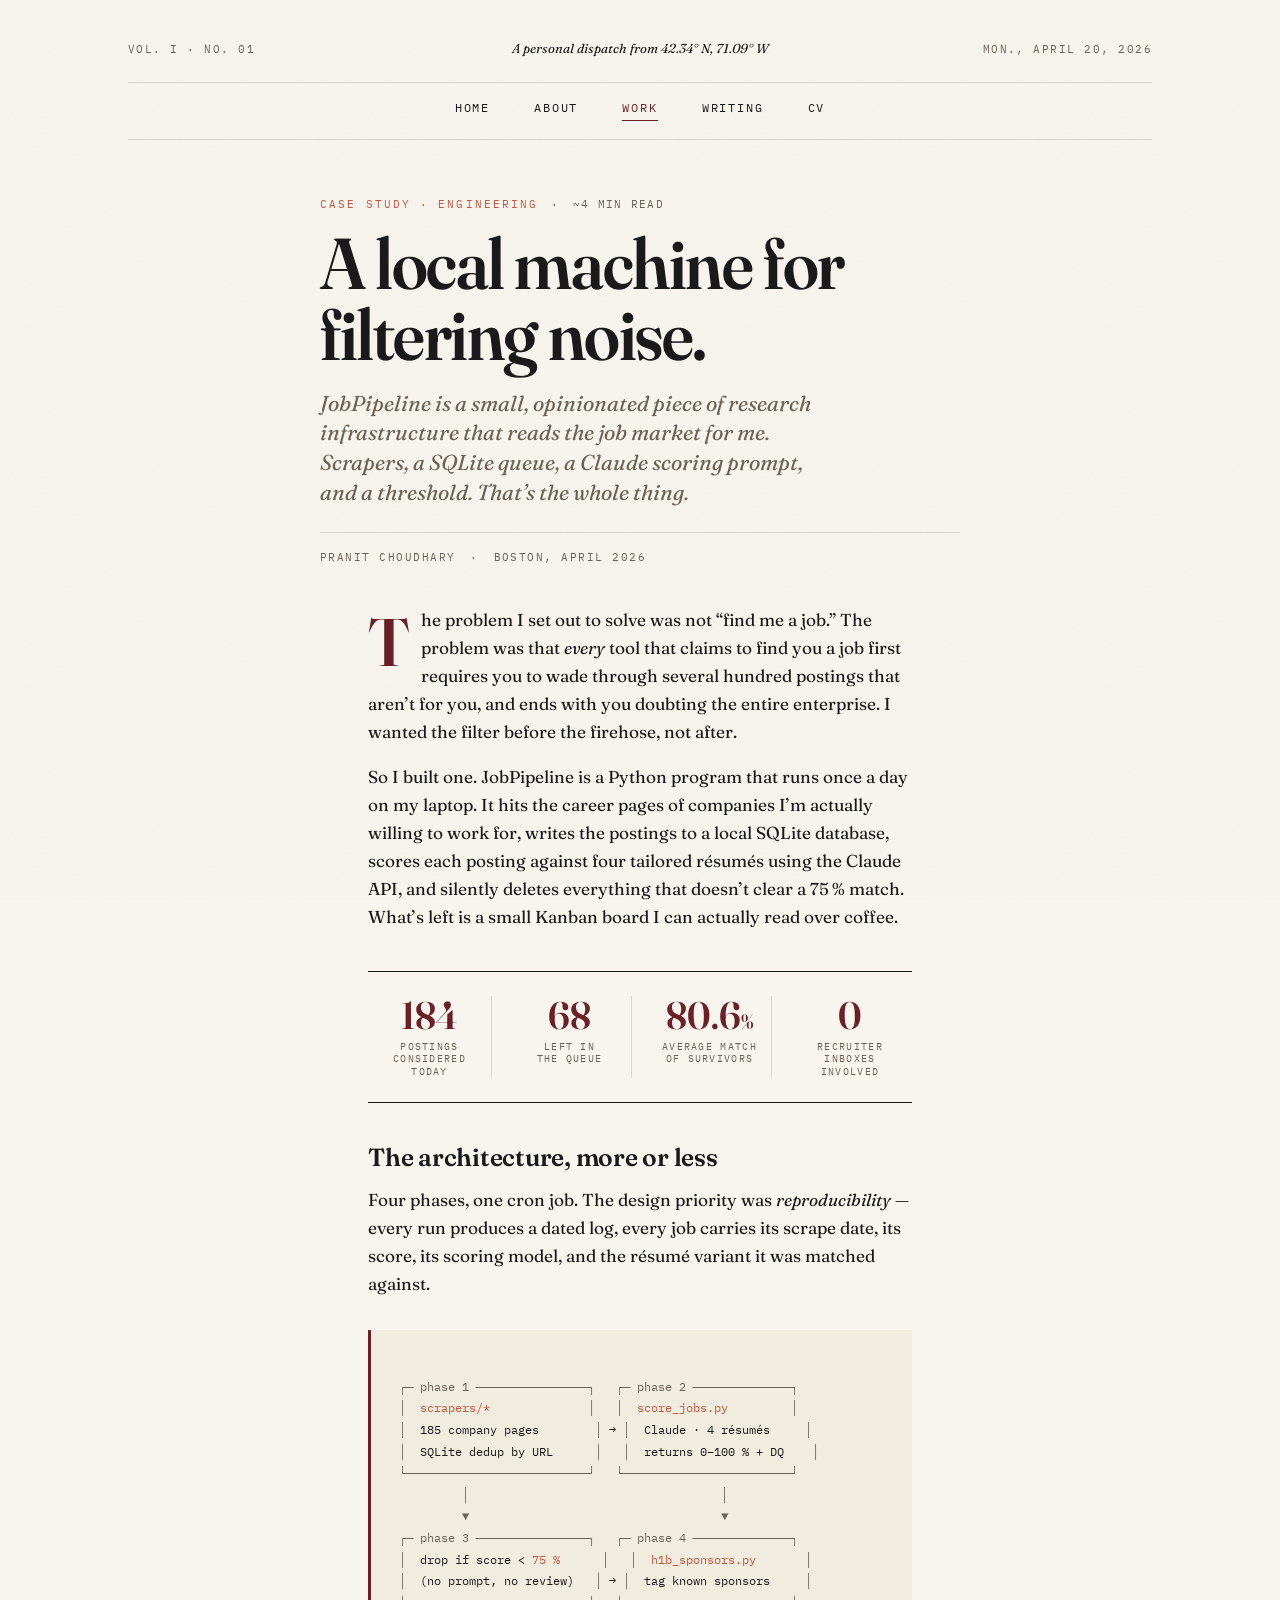
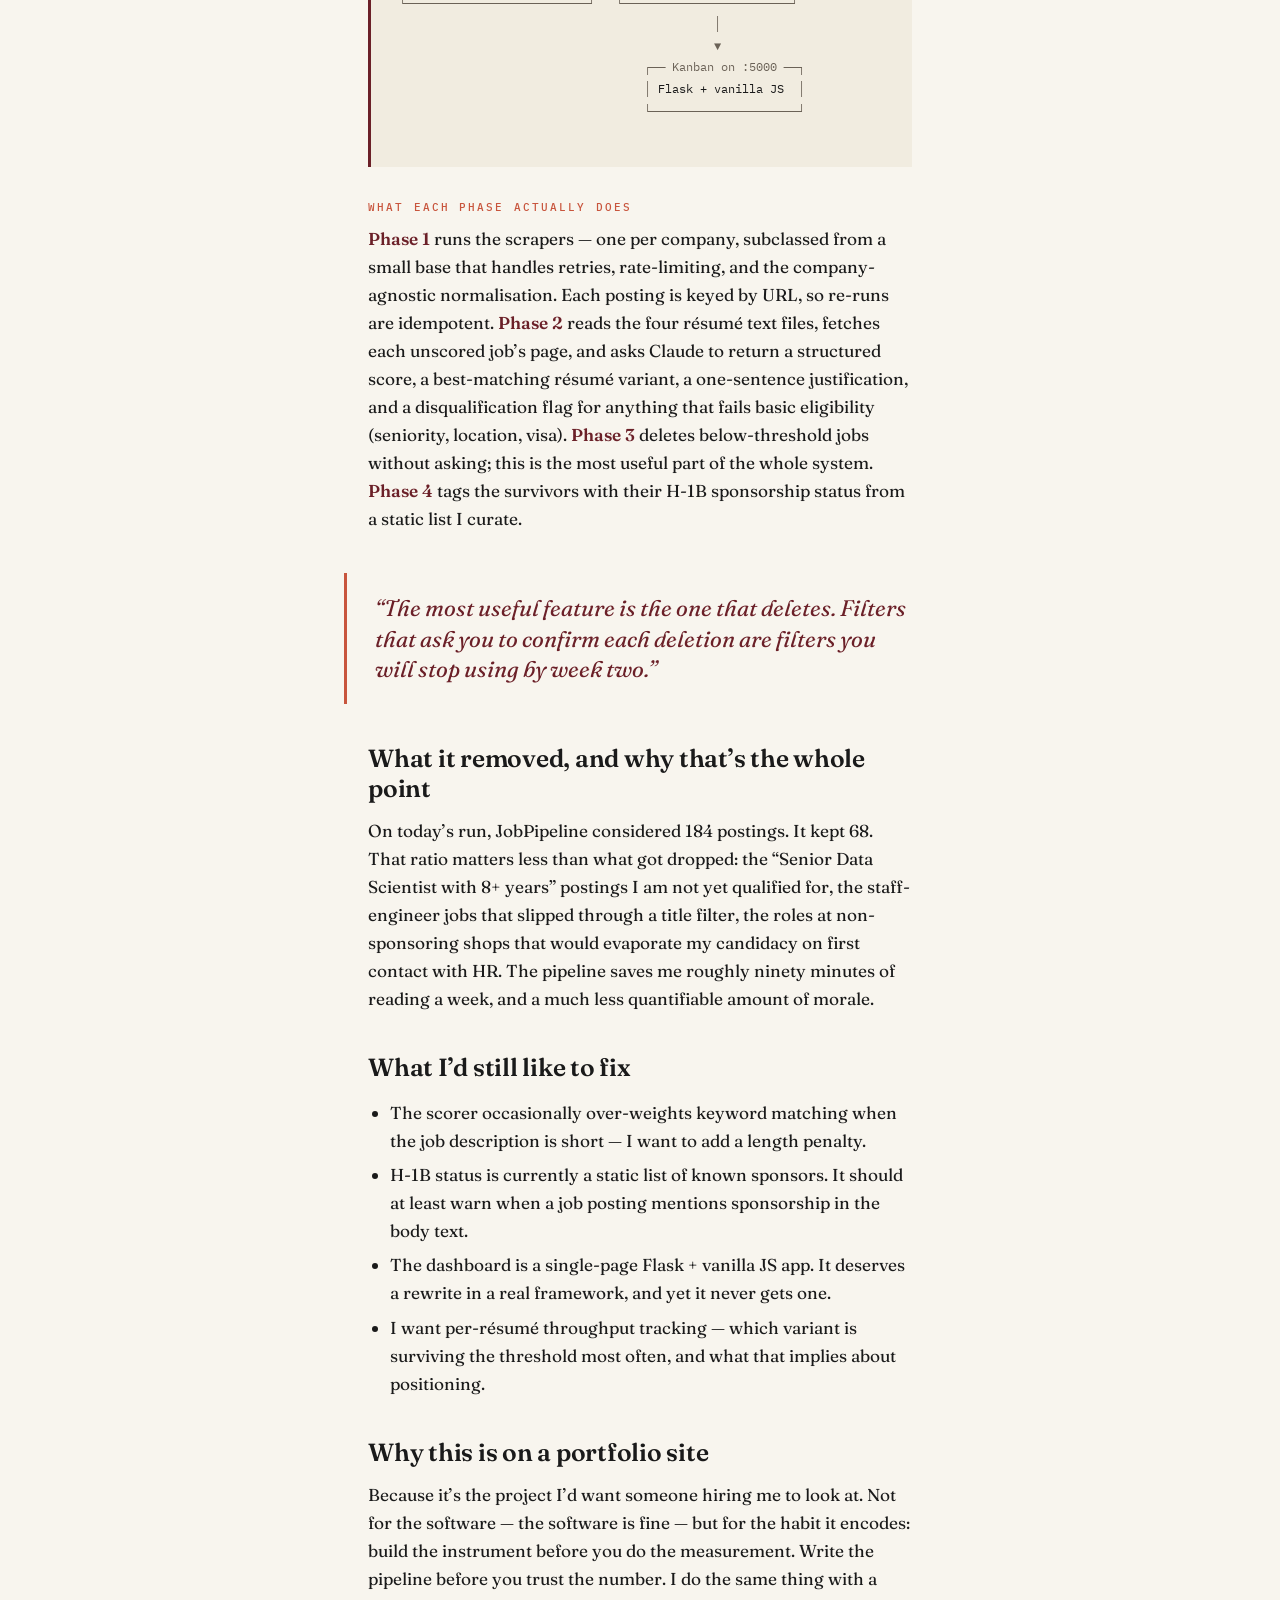
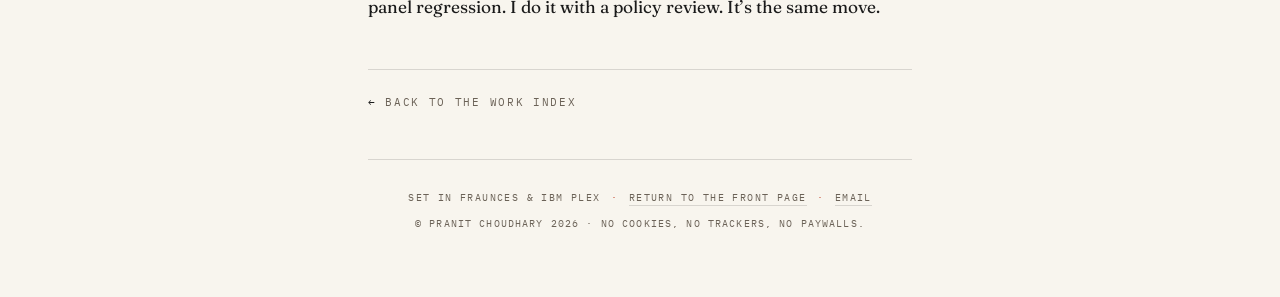
<file: work/jobpipeline/index.html>
<!DOCTYPE html>
<html lang="en">
<head>
  <meta charset="UTF-8">
  <meta name="viewport" content="width=device-width, initial-scale=1.0">
  <title>JobPipeline — A Local Machine for Filtering Noise · Pranit Choudhary</title>
  <meta name="description" content="Case study: JobPipeline, a local SQLite-backed job-scoring pipeline that uses Claude to match postings against four tailored résumés.">

  <link rel="preconnect" href="https://fonts.googleapis.com">
  <link rel="preconnect" href="https://fonts.gstatic.com" crossorigin>
  <link href="https://fonts.googleapis.com/css2?family=Fraunces:ital,opsz,wght@0,9..144,400;0,9..144,500;0,9..144,600;0,9..144,700;1,9..144,400;1,9..144,500&family=IBM+Plex+Mono:wght@400;500&family=IBM+Plex+Sans:wght@300;400;500;600&display=swap" rel="stylesheet">
  <link rel="stylesheet" href="../../assets/style.css">

  <style>
    .case-head {
      max-width: 40rem;
      margin: 3.5rem auto 2.5rem;
    }
    .case-head .eyebrow {
      font-family: var(--mono);
      font-size: 10.5px;
      letter-spacing: 0.2em;
      text-transform: uppercase;
      color: var(--pop);
      margin-bottom: 1rem;
      display: flex;
      gap: 0.8rem;
    }
    .case-head .eyebrow .sep { color: var(--muted); }
    .case-head .eyebrow .meta { color: var(--muted); letter-spacing: 0.12em; }
    .case-head h1 {
      font-family: var(--display);
      font-weight: 600;
      font-variation-settings: "opsz" 144, "SOFT" 30;
      font-size: clamp(2.5rem, 6.5vw, 4.5rem);
      line-height: 0.98;
      letter-spacing: -0.02em;
      margin-bottom: 1.2rem;
    }
    .case-head .standfirst {
      font-family: var(--display);
      font-style: italic;
      font-weight: 400;
      font-size: 1.35rem;
      line-height: 1.38;
      color: var(--muted);
      max-width: 32rem;
    }
    .case-head .byline {
      margin-top: 1.5rem;
      padding-top: 1rem;
      border-top: 1px solid var(--rule);
      font-family: var(--mono);
      font-size: 10.5px;
      letter-spacing: 0.14em;
      text-transform: uppercase;
      color: var(--muted);
    }
    .case-head .byline .dot { color: var(--pop); margin: 0 0.6em; }

    .stats-strip {
      max-width: 40rem;
      margin: 2.5rem auto;
      display: grid;
      grid-template-columns: repeat(4, 1fr);
      gap: 1rem;
      border-top: 1px solid var(--ink);
      border-bottom: 1px solid var(--ink);
      padding: 1.5rem 0;
    }
    .stats-strip .cell {
      text-align: center;
      padding: 0 0.5rem;
      border-right: 1px solid var(--rule);
    }
    .stats-strip .cell:last-child { border-right: 0; }
    .stats-strip .num {
      font-family: var(--display);
      font-weight: 600;
      font-size: 2.4rem;
      line-height: 1;
      color: var(--accent);
      font-variation-settings: "opsz" 144;
      display: block;
      margin-bottom: 0.4rem;
    }
    .stats-strip .lbl {
      font-family: var(--mono);
      font-size: 9.5px;
      letter-spacing: 0.14em;
      text-transform: uppercase;
      color: var(--muted);
      line-height: 1.3;
      display: block;
    }

    .diagram {
      max-width: var(--measure);
      margin: 2rem auto;
      font-family: var(--mono);
      font-size: 12px;
      line-height: 1.8;
      background: var(--bg-warm);
      padding: 1.5rem 1.75rem;
      color: var(--ink);
      border-left: 3px solid var(--accent);
      white-space: pre;
      overflow-x: auto;
    }
    .diagram .c { color: var(--pop); }
    .diagram .m { color: var(--muted); }

    .back-link {
      max-width: var(--measure);
      margin: 3rem auto 0;
      padding-top: 1.5rem;
      border-top: 1px solid var(--rule);
      font-family: var(--mono);
      font-size: 10.5px;
      letter-spacing: 0.16em;
      text-transform: uppercase;
    }
    .back-link a {
      color: var(--muted);
      text-decoration: none;
      border-bottom: 1px solid transparent;
      transition: all 150ms ease;
    }
    .back-link a:hover { color: var(--accent); border-bottom-color: var(--accent); }

    @media (max-width: 560px) {
      .stats-strip { grid-template-columns: repeat(2, 1fr); }
      .stats-strip .cell:nth-child(2) { border-right: 0; }
      .stats-strip .cell:nth-child(1),
      .stats-strip .cell:nth-child(2) { padding-bottom: 1rem; border-bottom: 1px solid var(--rule); }
      .case-head .standfirst { font-size: 1.15rem; }
      .diagram { font-size: 11px; padding: 1rem; }
    }
  </style>
</head>
<body>
  <main class="page">

    <header class="masthead r-1" role="banner">
      <span class="folio">Vol. I · No. 01</span>
      <span class="motto">A personal dispatch from 42.34° N, 71.09° W</span>
      <span class="issue">Mon., April 20, 2026</span>
    </header>

    <nav class="nav r-2" aria-label="Primary">
      <a href="../../index.html">Home</a>
      <a href="../../about/index.html">About</a>
      <a href="../../work/index.html" class="here">Work</a>
      <a href="../../writing/index.html">Writing</a>
      <a href="../../cv/index.html">CV</a>
    </nav>

    <header class="case-head r-3">
      <p class="eyebrow">
        <span>Case Study · Engineering</span>
        <span class="sep">·</span>
        <span class="meta">~4 min read</span>
      </p>
      <h1>A local machine for filtering noise.</h1>
      <p class="standfirst">
        JobPipeline is a small, opinionated piece of research infrastructure
        that reads the job market for me. Scrapers, a SQLite queue, a Claude
        scoring prompt, and a threshold. That&rsquo;s the whole thing.
      </p>
      <p class="byline">
        Pranit Choudhary <span class="dot">·</span> Boston, April 2026
      </p>
    </header>

    <article class="prose prose-lede r-4">
      <p>
        The problem I set out to solve was not &ldquo;find me a job.&rdquo;
        The problem was that <em>every</em> tool that claims to find you a
        job first requires you to wade through several hundred postings
        that aren&rsquo;t for you, and ends with you doubting the entire
        enterprise. I wanted the filter before the firehose, not after.
      </p>
      <p>
        So I built one. JobPipeline is a Python program that runs once a
        day on my laptop. It hits the career pages of companies I&rsquo;m
        actually willing to work for, writes the postings to a local
        SQLite database, scores each posting against four tailored
        résumés using the Claude API, and silently deletes everything
        that doesn&rsquo;t clear a 75&thinsp;% match. What&rsquo;s left is
        a small Kanban board I can actually read over coffee.
      </p>

      <div class="stats-strip">
        <div class="cell">
          <span class="num">184</span>
          <span class="lbl">Postings<br>considered today</span>
        </div>
        <div class="cell">
          <span class="num">68</span>
          <span class="lbl">Left in<br>the queue</span>
        </div>
        <div class="cell">
          <span class="num">80.6<span style="font-size: 1.3rem;">%</span></span>
          <span class="lbl">Average match<br>of survivors</span>
        </div>
        <div class="cell">
          <span class="num">0</span>
          <span class="lbl">Recruiter<br>inboxes involved</span>
        </div>
      </div>

      <h2>The architecture, more or less</h2>
      <p>
        Four phases, one cron job. The design priority was
        <em>reproducibility</em> &mdash; every run produces a dated log,
        every job carries its scrape date, its score, its scoring model,
        and the résumé variant it was matched against.
      </p>

      <div class="diagram" aria-label="Architecture diagram">
<span class="m">┌─ phase 1 ────────────────┐   ┌─ phase 2 ──────────────┐</span>
<span class="m">│</span>  <span class="c">scrapers/*</span>              <span class="m">│</span>   <span class="m">│</span>  <span class="c">score_jobs.py</span>         <span class="m">│</span>
<span class="m">│</span>  185 company pages        <span class="m">│</span> → <span class="m">│</span>  Claude · 4 résumés     <span class="m">│</span>
<span class="m">│</span>  SQLite dedup by URL      <span class="m">│</span>   <span class="m">│</span>  returns 0&ndash;100 % + DQ    <span class="m">│</span>
<span class="m">└──────────────────────────┘</span>   <span class="m">└────────────────────────┘</span>
         <span class="m">│</span>                                    <span class="m">│</span>
         <span class="m">▼</span>                                    <span class="m">▼</span>
<span class="m">┌─ phase 3 ────────────────┐   ┌─ phase 4 ──────────────┐</span>
<span class="m">│</span>  drop if score &lt; <span class="c">75 %</span>      <span class="m">│</span>   <span class="m">│</span>  <span class="c">h1b_sponsors.py</span>       <span class="m">│</span>
<span class="m">│</span>  (no prompt, no review)   <span class="m">│</span> → <span class="m">│</span>  tag known sponsors     <span class="m">│</span>
<span class="m">└──────────────────────────┘</span>   <span class="m">└────────────────────────┘</span>
                                             <span class="m">│</span>
                                             <span class="m">▼</span>
                                   <span class="m">┌── Kanban on :5000 ──┐</span>
                                   <span class="m">│</span> Flask + vanilla JS  <span class="m">│</span>
                                   <span class="m">└─────────────────────┘</span>
      </div>

      <h3>What each phase actually does</h3>
      <p>
        <strong>Phase 1</strong> runs the scrapers &mdash; one per company,
        subclassed from a small base that handles retries, rate-limiting,
        and the company-agnostic normalisation. Each posting is keyed by
        URL, so re-runs are idempotent. <strong>Phase 2</strong> reads
        the four résumé text files, fetches each unscored job&rsquo;s
        page, and asks Claude to return a structured score, a best-matching
        résumé variant, a one-sentence justification, and a disqualification
        flag for anything that fails basic eligibility (seniority,
        location, visa). <strong>Phase 3</strong> deletes below-threshold
        jobs without asking; this is the most useful part of the whole
        system. <strong>Phase 4</strong> tags the survivors with their
        H-1B sponsorship status from a static list I curate.
      </p>

      <blockquote class="pull">
        &ldquo;The most useful feature is the one that deletes. Filters
        that ask you to confirm each deletion are filters you will stop
        using by week two.&rdquo;
      </blockquote>

      <h2>What it removed, and why that&rsquo;s the whole point</h2>
      <p>
        On today&rsquo;s run, JobPipeline considered 184 postings. It kept
        68. That ratio matters less than what got dropped: the &ldquo;Senior
        Data Scientist with 8+ years&rdquo; postings I am not yet
        qualified for, the staff-engineer jobs that slipped through a
        title filter, the roles at non-sponsoring shops that would
        evaporate my candidacy on first contact with HR. The pipeline
        saves me roughly ninety minutes of reading a week, and a much
        less quantifiable amount of morale.
      </p>

      <h2>What I&rsquo;d still like to fix</h2>
      <ul>
        <li>The scorer occasionally over-weights keyword matching when the job description is short &mdash; I want to add a length penalty.</li>
        <li>H-1B status is currently a static list of known sponsors. It should at least warn when a job posting mentions sponsorship in the body text.</li>
        <li>The dashboard is a single-page Flask + vanilla JS app. It deserves a rewrite in a real framework, and yet it never gets one.</li>
        <li>I want per-résumé throughput tracking &mdash; which variant is surviving the threshold most often, and what that implies about positioning.</li>
      </ul>

      <h2>Why this is on a portfolio site</h2>
      <p>
        Because it&rsquo;s the project I&rsquo;d want someone hiring me to
        look at. Not for the software &mdash; the software is fine &mdash;
        but for the habit it encodes: build the instrument before you do
        the measurement. Write the pipeline before you trust the number.
        I do the same thing with a panel regression. I do it with a policy
        review. It&rsquo;s the same move.
      </p>
    </article>

    <p class="back-link">
      &larr; <a href="../index.html">Back to the work index</a>
    </p>

    <footer class="colophon">
      <p>
        Set in Fraunces &amp; IBM Plex <span class="pop">·</span>
        <a href="../../index.html">Return to the front page</a> <span class="pop">·</span>
        <a href="mailto:pranitchoudhary17dec@gmail.com">Email</a>
      </p>
      <span class="small">© Pranit Choudhary 2026 · No cookies, no trackers, no paywalls.</span>
    </footer>

  </main>
</body>
</html>
</file>
<file: assets/style.css>
/* ─────────────────────────────────────────────────────────────
   Pranit Choudhary — shared stylesheet
   Editorial / publication feel: Fraunces + IBM Plex.
   Loaded by every page. Page-specific components are inline.
   ───────────────────────────────────────────────────────────── */

:root {
  --bg:        #F8F5EE;
  --bg-warm:   #F1ECE0;
  --ink:       #1A1A1A;
  --muted:     #6B6257;
  --rule:      rgba(26, 26, 26, 0.14);
  --rule-soft: rgba(26, 26, 26, 0.08);
  --accent:    #6B2028;   /* burgundy */
  --pop:       #C8553D;   /* terracotta */

  --display: 'Fraunces', 'Times New Roman', Georgia, serif;
  --sans:    'IBM Plex Sans', -apple-system, BlinkMacSystemFont, system-ui, sans-serif;
  --mono:    'IBM Plex Mono', 'SF Mono', 'Menlo', monospace;

  --measure: 34rem;
  --page:    64rem;
}

*, *::before, *::after { box-sizing: border-box; margin: 0; padding: 0; }

html { scroll-behavior: smooth; }

body {
  background: var(--bg);
  color: var(--ink);
  font-family: var(--sans);
  font-size: 17px;
  line-height: 1.6;
  font-weight: 400;
  -webkit-font-smoothing: antialiased;
  -moz-osx-font-smoothing: grayscale;
  text-rendering: optimizeLegibility;
  padding: 2rem 2rem 4rem;
  min-height: 100vh;
  position: relative;
}

body::before {
  content: '';
  position: fixed;
  inset: 0;
  pointer-events: none;
  opacity: 0.35;
  mix-blend-mode: multiply;
  background-image: url("data:image/svg+xml;utf8,<svg xmlns='http://www.w3.org/2000/svg' width='180' height='180'><filter id='n'><feTurbulence type='fractalNoise' baseFrequency='0.85' numOctaves='2' stitchTiles='stitch'/><feColorMatrix values='0 0 0 0 0.08  0 0 0 0 0.08  0 0 0 0 0.08  0 0 0 0.045 0'/></filter><rect width='180' height='180' filter='url(%23n)'/></svg>");
  z-index: 1;
}

.page {
  max-width: var(--page);
  margin: 0 auto;
  position: relative;
  z-index: 2;
}

a { color: inherit; }
::selection { background: var(--accent); color: var(--bg); }
:focus-visible { outline: 2px solid var(--pop); outline-offset: 4px; border-radius: 2px; }

/* ── masthead ───────────────────────────────────────────────── */
.masthead {
  padding: 0.4rem 0 1.4rem;
  border-bottom: 1px solid var(--rule);
  display: grid;
  grid-template-columns: 1fr auto 1fr;
  gap: 1.5rem;
  align-items: baseline;
  font-family: var(--mono);
  font-size: 10.5px;
  letter-spacing: 0.14em;
  text-transform: uppercase;
  color: var(--muted);
}
.masthead .folio { justify-self: start; }
.masthead .motto {
  justify-self: center;
  font-family: var(--display);
  font-style: italic;
  font-size: 13px;
  font-weight: 400;
  text-transform: none;
  letter-spacing: 0;
  color: var(--ink);
}
.masthead .issue { justify-self: end; }

/* ── nav ────────────────────────────────────────────────────── */
nav.nav {
  padding: 1rem 0 1.1rem;
  display: flex;
  justify-content: center;
  gap: 2.75rem;
  border-bottom: 1px solid var(--rule);
  font-family: var(--mono);
  font-size: 11.5px;
  text-transform: uppercase;
  letter-spacing: 0.16em;
}
nav.nav a {
  text-decoration: none;
  color: var(--ink);
  padding-bottom: 3px;
  border-bottom: 1px solid transparent;
  transition: border-color 150ms ease, color 150ms ease;
}
nav.nav a:hover { color: var(--accent); border-bottom-color: var(--accent); }
nav.nav a.here  { color: var(--accent); border-bottom-color: var(--accent); }

/* ── kicker (small-caps section labels) ─────────────────────── */
.kicker {
  font-family: var(--mono);
  font-size: 10.5px;
  font-weight: 500;
  letter-spacing: 0.2em;
  text-transform: uppercase;
  color: var(--pop);
  padding-bottom: 0.4rem;
  border-bottom: 1px solid currentColor;
  width: fit-content;
  margin-bottom: 1.25rem;
}
.kicker.ink { color: var(--ink); }
.kicker.accent { color: var(--accent); }
.kicker.plain { border-bottom: 0; padding-bottom: 0; }

/* ── page heading (for inner pages) ─────────────────────────── */
.page-head {
  max-width: var(--measure);
  margin: 4rem auto 2.5rem;
  text-align: left;
  border-bottom: 2px solid var(--ink);
  padding-bottom: 1.25rem;
}
.page-head .eyebrow {
  font-family: var(--mono);
  font-size: 10.5px;
  letter-spacing: 0.2em;
  text-transform: uppercase;
  color: var(--pop);
  margin-bottom: 0.85rem;
}
.page-head h1 {
  font-family: var(--display);
  font-weight: 600;
  font-variation-settings: "opsz" 144, "SOFT" 30;
  font-size: clamp(2.4rem, 6vw, 4rem);
  line-height: 0.98;
  letter-spacing: -0.02em;
  color: var(--ink);
}
.page-head .dek {
  margin-top: 1rem;
  font-family: var(--display);
  font-style: italic;
  font-weight: 400;
  font-size: 1.15rem;
  line-height: 1.45;
  color: var(--muted);
  max-width: 30rem;
}

/* ── long-form prose ───────────────────────────────────────── */
.prose {
  max-width: var(--measure);
  margin: 0 auto 2.5rem;
  font-family: var(--display);
  font-size: 1.08rem;
  line-height: 1.62;
  color: var(--ink);
}
.prose > p + p { margin-top: 1.1rem; }
.prose h2 {
  font-family: var(--display);
  font-weight: 600;
  font-size: 1.55rem;
  line-height: 1.2;
  margin: 2.5rem 0 0.85rem;
  color: var(--ink);
  letter-spacing: -0.01em;
}
.prose h3 {
  font-family: var(--mono);
  font-size: 10.5px;
  font-weight: 500;
  letter-spacing: 0.2em;
  text-transform: uppercase;
  color: var(--pop);
  margin: 2rem 0 0.6rem;
}
.prose em { font-style: italic; }
.prose strong { font-weight: 600; color: var(--accent); }
.prose a { color: var(--ink); text-decoration: none; border-bottom: 1px solid var(--ink); padding-bottom: 1px; transition: color 150ms ease, border-color 150ms ease; }
.prose a:hover { color: var(--pop); border-bottom-color: var(--pop); }
.prose ul, .prose ol { margin: 1rem 0 1rem 1.4rem; }
.prose li { margin-bottom: 0.4rem; }
.prose code {
  font-family: var(--mono);
  font-size: 0.88em;
  background: var(--bg-warm);
  padding: 0.1em 0.4em;
  border-radius: 2px;
}
.prose blockquote.pull {
  margin: 2.5rem -1.5rem;
  padding: 1.25rem 1.75rem;
  border-left: 3px solid var(--pop);
  font-family: var(--display);
  font-style: italic;
  font-size: 1.4rem;
  line-height: 1.35;
  color: var(--accent);
}

.prose-lede p:first-of-type::first-letter {
  font-family: var(--display);
  font-weight: 600;
  font-size: 4.2rem;
  line-height: 0.85;
  float: left;
  padding: 0.45rem 0.7rem 0 0;
  color: var(--accent);
  font-variation-settings: "opsz" 144;
}

/* ── teaser list (Research / Writing indexes) ───────────────── */
.teaser-list {
  max-width: var(--measure);
  margin: 0 auto;
  list-style: none;
}
.teaser {
  padding: 2rem 0;
  border-bottom: 1px solid var(--rule);
  display: block;
  text-decoration: none;
  color: inherit;
  transition: background-color 180ms ease;
}
.teaser:last-child { border-bottom: 0; }
.teaser:hover { background: var(--bg-warm); margin: 0 -1rem; padding-left: 1rem; padding-right: 1rem; }
.teaser .tlabel {
  font-family: var(--mono);
  font-size: 10.5px;
  letter-spacing: 0.2em;
  text-transform: uppercase;
  color: var(--pop);
  margin-bottom: 0.65rem;
  display: flex;
  gap: 0.8rem;
  align-items: baseline;
}
.teaser .tlabel .date { color: var(--muted); letter-spacing: 0.12em; }
.teaser h3 {
  font-family: var(--display);
  font-weight: 600;
  font-size: 1.55rem;
  line-height: 1.18;
  letter-spacing: -0.01em;
  margin-bottom: 0.6rem;
  color: var(--ink);
  transition: color 150ms ease;
}
.teaser:hover h3 { color: var(--accent); }
.teaser .tdek {
  font-family: var(--display);
  font-style: italic;
  font-size: 1.05rem;
  line-height: 1.45;
  color: var(--muted);
}
.teaser .tarrow {
  display: inline-block;
  margin-top: 0.85rem;
  font-family: var(--mono);
  font-size: 10.5px;
  letter-spacing: 0.2em;
  text-transform: uppercase;
  color: var(--accent);
  transition: transform 180ms ease;
}
.teaser:hover .tarrow { transform: translateX(4px); }

/* ── colophon / footer ─────────────────────────────────────── */
.colophon {
  max-width: var(--measure);
  margin: 3rem auto 0;
  padding-top: 1.75rem;
  border-top: 1px solid var(--rule);
  font-family: var(--mono);
  font-size: 10px;
  line-height: 1.9;
  letter-spacing: 0.14em;
  text-transform: uppercase;
  color: var(--muted);
  text-align: center;
}
.colophon a {
  color: var(--muted);
  text-decoration: none;
  border-bottom: 1px solid var(--rule);
  padding-bottom: 1px;
  transition: color 150ms ease, border-color 150ms ease;
}
.colophon a:hover { color: var(--accent); border-bottom-color: var(--accent); }
.colophon .pop { color: var(--pop); margin: 0 0.3em; }
.colophon .small { display: block; margin-top: 0.5rem; font-size: 9.5px; letter-spacing: 0.12em; }

/* ── animation ─────────────────────────────────────────────── */
@keyframes rise {
  from { opacity: 0; transform: translateY(10px); }
  to   { opacity: 1; transform: translateY(0); }
}
.r-1 { animation: rise 700ms ease-out both; }
.r-2 { animation: rise 700ms 80ms  ease-out both; }
.r-3 { animation: rise 700ms 160ms ease-out both; }
.r-4 { animation: rise 700ms 260ms ease-out both; }
.r-5 { animation: rise 700ms 360ms ease-out both; }
.r-6 { animation: rise 700ms 460ms ease-out both; }
.r-7 { animation: rise 700ms 540ms ease-out both; }
.r-8 { animation: rise 700ms 620ms ease-out both; }
.r-9 { animation: rise 700ms 700ms ease-out both; }

@media (prefers-reduced-motion: reduce) {
  * { animation: none !important; transition: none !important; }
}

/* ── responsive base ───────────────────────────────────────── */
@media (max-width: 820px) {
  .masthead { grid-template-columns: 1fr; gap: 0.4rem; text-align: center; }
  .masthead .folio, .masthead .issue { justify-self: center; }
  nav.nav { gap: 1.4rem; flex-wrap: wrap; }
  .page-head { margin-top: 2.5rem; }
  .prose { font-size: 1rem; }
  .prose blockquote.pull { margin: 2rem 0; font-size: 1.2rem; }
  .teaser:hover { margin: 0; padding-left: 0; padding-right: 0; }
}
@media (max-width: 560px) {
  body { padding: 1.25rem 1.25rem 3rem; font-size: 16px; }
  .page-head h1 { font-size: 2.2rem; }
  .teaser h3 { font-size: 1.3rem; }
  .prose-lede p:first-of-type::first-letter { font-size: 3.4rem; padding-right: 0.55rem; }
}
</file>
